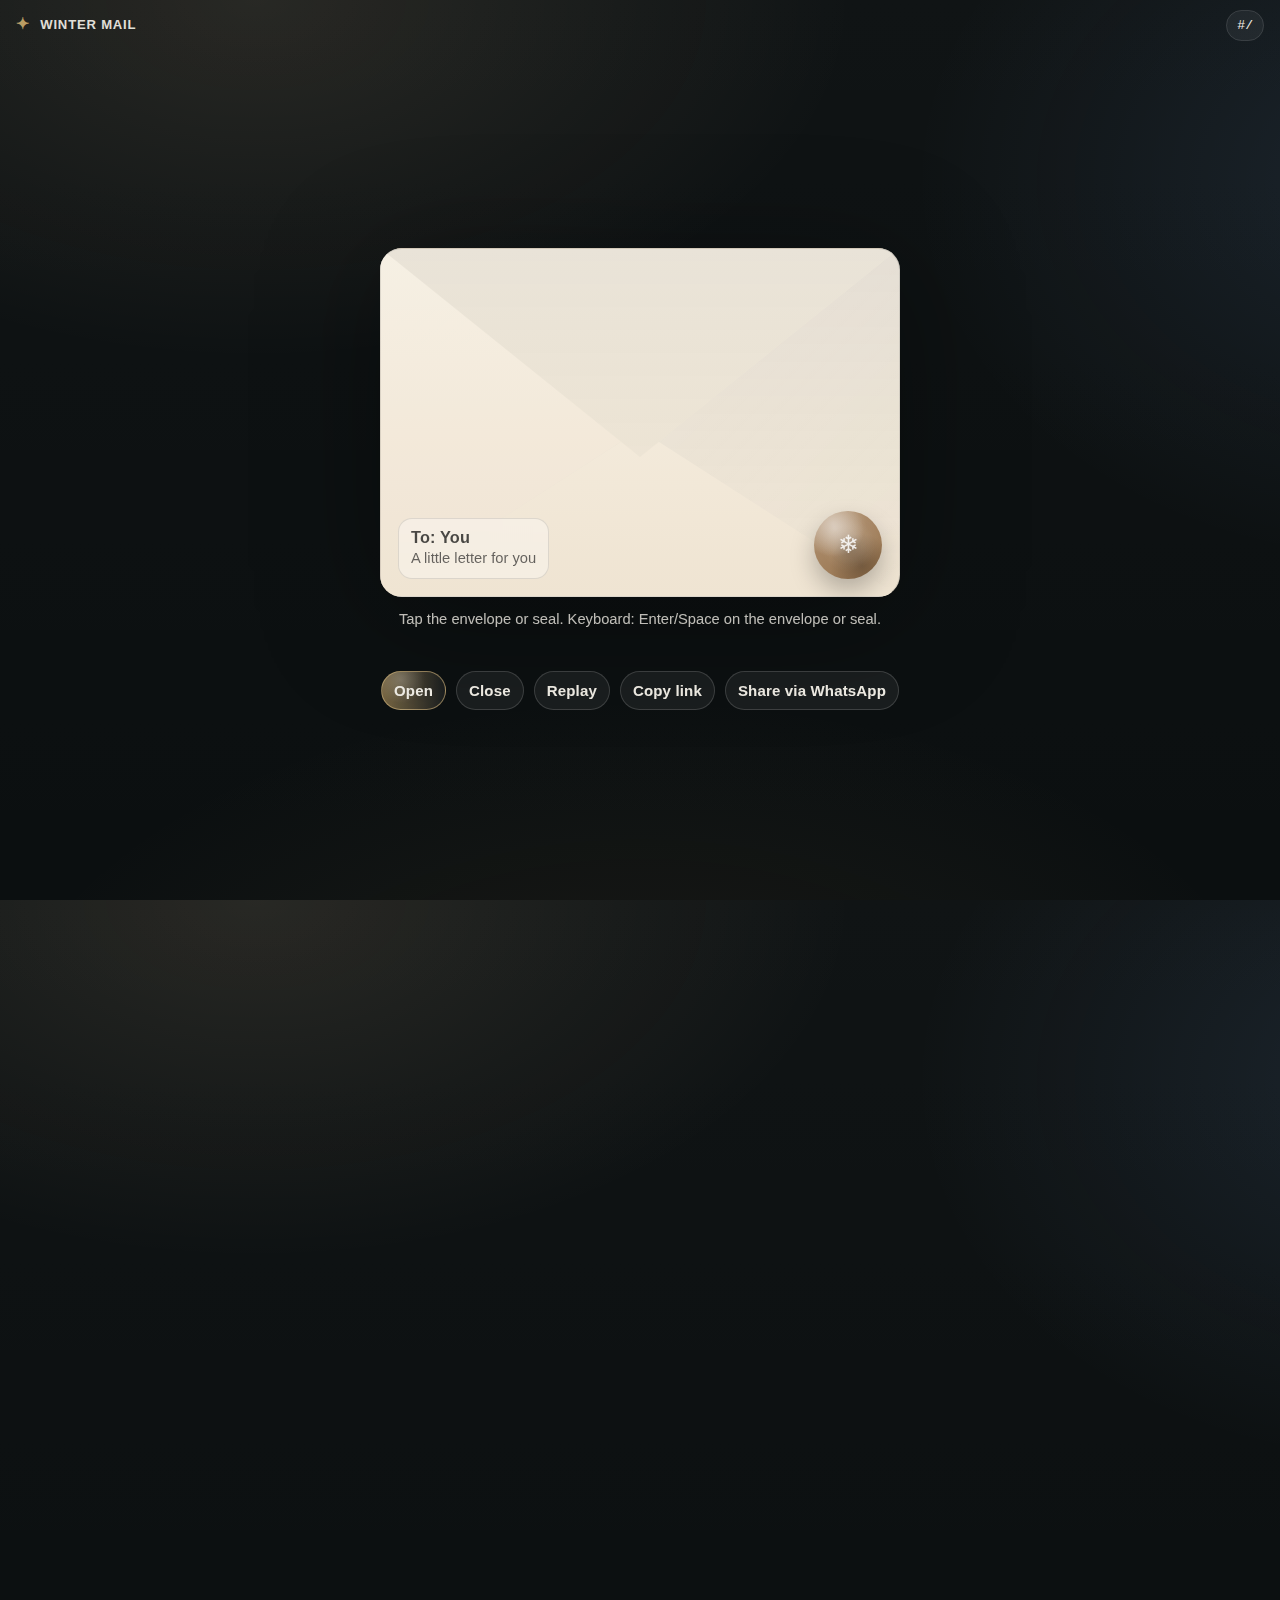
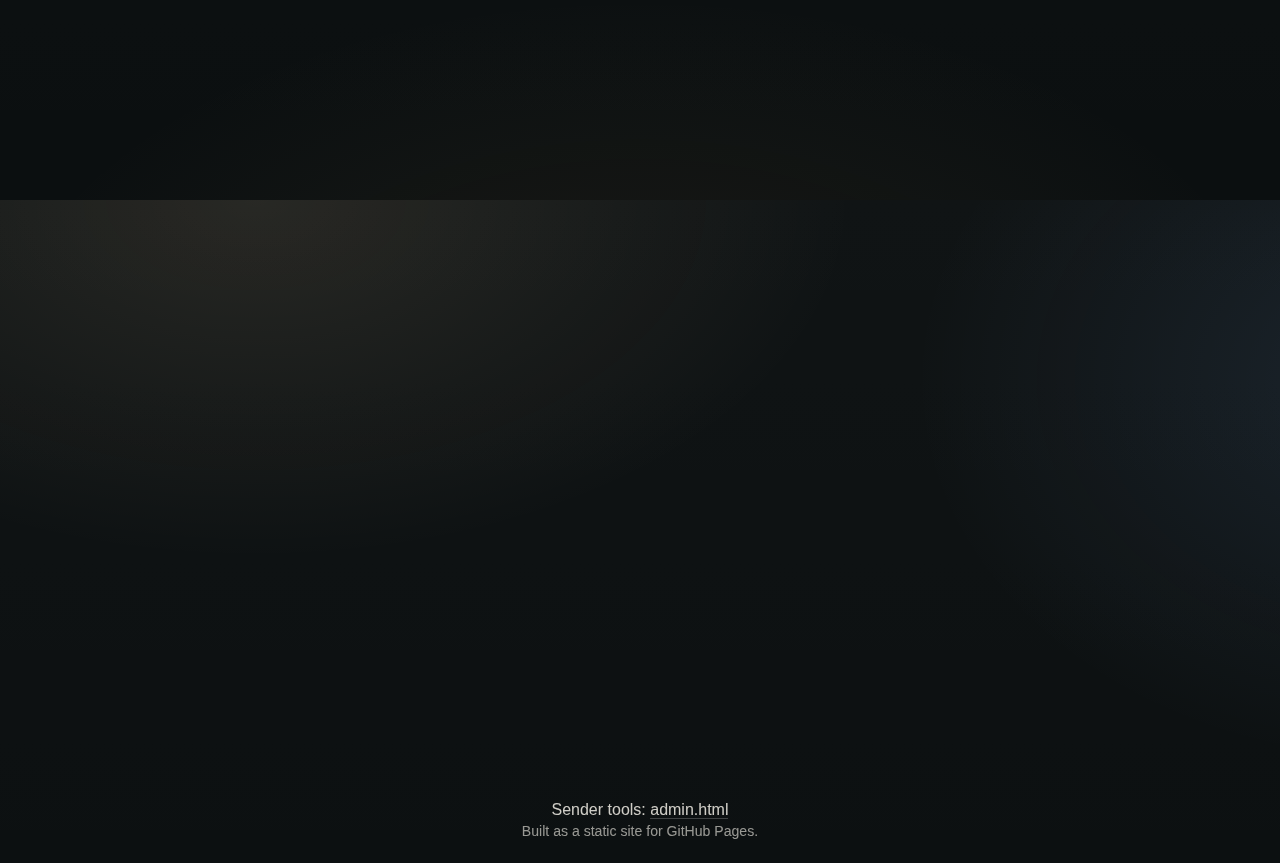
<file: index.html>
<!doctype html>
<html lang="en">
	<head>
		<meta charset="utf-8" />
		<meta name="viewport" content="width=device-width, initial-scale=1" />
		<meta name="color-scheme" content="light dark" />
		<title>Christmas Mail 💌</title>

		<!--
			IMPORTANT (WhatsApp / Open Graph):
			WhatsApp previews ignore the hash (#) part of the URL, so previews are generic.
			We intentionally use a single beautiful generic OG image.
		-->
		<meta property="og:type" content="website" />
		<meta property="og:title" content="You’ve got Christmas mail 💌" />
		<meta
			property="og:description"
			content="An elegant winter letter—open the envelope to reveal your card."
		/>
		<meta property="og:image" content="assets/og-image.png" />
		<meta property="og:image:type" content="image/png" />
		<meta property="og:image:width" content="1200" />
		<meta property="og:image:height" content="630" />
		<meta name="twitter:card" content="summary_large_image" />
		<meta name="twitter:title" content="You’ve got Christmas mail 💌" />
		<meta
			name="twitter:description"
			content="An elegant winter letter—open the envelope to reveal your card."
		/>
		<meta name="twitter:image" content="assets/og-image.png" />

		<link rel="icon" href="assets/favicon.svg" type="image/svg+xml" />
		<link rel="stylesheet" href="assets/styles.css" />
	</head>

	<body data-theme="classic">
		<a class="skip-link" href="#card">Skip to card</a>

		<main class="app" id="top">
			<header class="topbar" aria-label="Card header">
				<div class="brand" aria-hidden="true">
					<span class="brand-mark">✦</span>
					<span class="brand-word">Winter Mail</span>
				</div>

				<div class="route" aria-label="Current route">
					<span class="route-pill" id="routePill">#/</span>
				</div>
			</header>

			<section data-scroll-reveal>
				<div class="stage" aria-label="Envelope stage">
					<div class="env-wrap" id="envWrap">
						<div class="snow" aria-hidden="true" id="snowLayer"></div>
						<canvas class="sparkle" id="sparkleCanvas" aria-hidden="true"></canvas>

						<article
							class="envelope"
							id="envelope"
							role="button"
							tabindex="0"
							aria-label="Open envelope"
							aria-describedby="hint"
						>
							<div class="paper-grain" aria-hidden="true"></div>

							<div class="env-back" aria-hidden="true"></div>
							<div class="env-front" aria-hidden="true">
								<div class="env-address" aria-hidden="true">
									<div class="address-line" id="toLine">To: You</div>
									<div class="address-sub" id="subLine">A little letter for you</div>
								</div>

								<button
									class="wax"
									id="wax"
									type="button"
									aria-label="Open the envelope"
								>
									<span class="wax-snowflake" aria-hidden="true">❄</span>
									<span class="wax-glint" aria-hidden="true"></span>
								</button>
							</div>

							<div class="env-flap" aria-hidden="true"></div>

							<section class="card" id="card" tabindex="-1" aria-label="Card">
								<div class="card-emboss" aria-hidden="true"></div>
								<div class="card-corner corner-tl" aria-hidden="true"></div>
								<div class="card-corner corner-br" aria-hidden="true"></div>

								<div class="card-content">
									<header class="card-head">
										<p class="kicker" id="kicker">Merry Christmas 💌</p>
										<h1 class="headline" id="headline">A little letter for you</h1>
										<p class="meta" id="meta"></p>
									</header>

									<div class="card-body" id="message" aria-label="Message">
										<p>
											Wishing you a warm, peaceful Christmas and a beautiful start to the new year.
										</p>
									</div>

									<footer class="card-foot">
										<div class="signature" id="signature">—</div>
										<div class="footer-note" id="footerNote"></div>
									</footer>
								</div>
							</section>
						</article>

						<p class="hint" id="hint">Tap the envelope or seal. Keyboard: Enter/Space on the envelope or seal.</p>
						<p class="scroll-hint" id="scrollHint" aria-hidden="true">Scroll to pull the letter out</p>

						<nav class="controls" aria-label="Card controls">
							<button class="btn primary" id="openBtn" type="button">Open</button>
							<button class="btn" id="closeBtn" type="button">Close</button>
							<button class="btn" id="replayBtn" type="button">Replay</button>
							<button class="btn" id="copyLinkBtn" type="button">Copy link</button>
							<a class="btn" id="waBtn" href="#" rel="noopener" target="_blank">
								Share via WhatsApp
							</a>
						</nav>

						<p class="toast" id="toast" role="status" aria-live="polite"></p>
						<p class="local-note" id="localNote" hidden>Local preview mode (file://): using embedded sample data.</p>
					</div>
				</div>
				<div class="scroll-runway" aria-hidden="true"></div>
			</section>

			<footer class="page-foot" aria-label="Footer">
				<p class="foot-small">
					Sender tools: <a class="foot-link" href="admin.html">admin.html</a>
				</p>
				<p class="foot-tiny">Built as a static site for GitHub Pages.</p>
			</footer>

			<noscript>
				<section class="noscript" aria-label="No JavaScript fallback">
					<h2>Open the letter</h2>
					<p>
						JavaScript is disabled. You can still read a generic version of the card.
					</p>
					<p>
						<a class="btn primary" href="#open">Open</a>
					</p>

					<!--
						This uses a different anchor so it doesn't conflict with hash routes.
						With JS disabled, the URL fragment can be anything.
					-->
					<div id="open" class="noscript-open">
						<h3>Merry Christmas 💌</h3>
						<p><em>A little letter for you</em></p>
						<p>
							Wishing you a warm, peaceful Christmas and a beautiful start to the new year.
						</p>
						<p>—</p>
					</div>
				</section>
			</noscript>
		</main>

		<script src="assets/app.js" defer></script>
	</body>
</html>
</file>
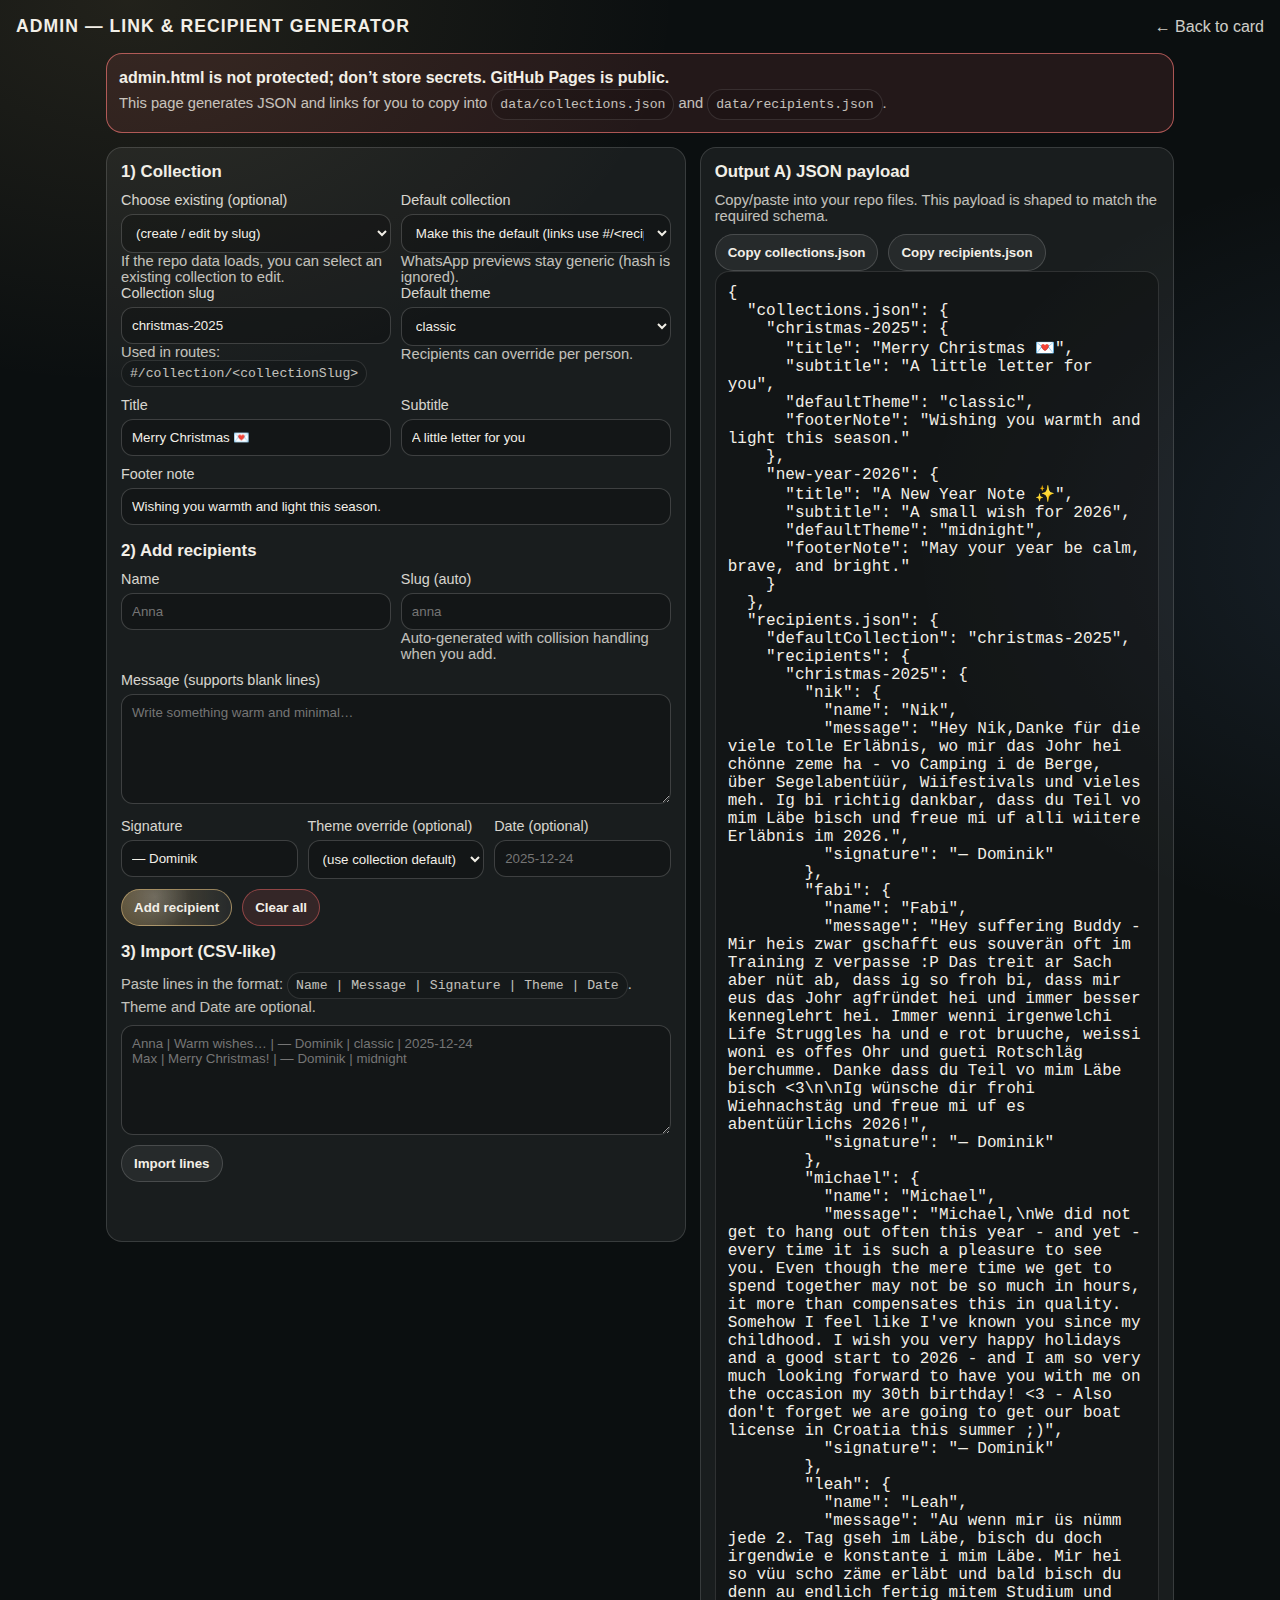
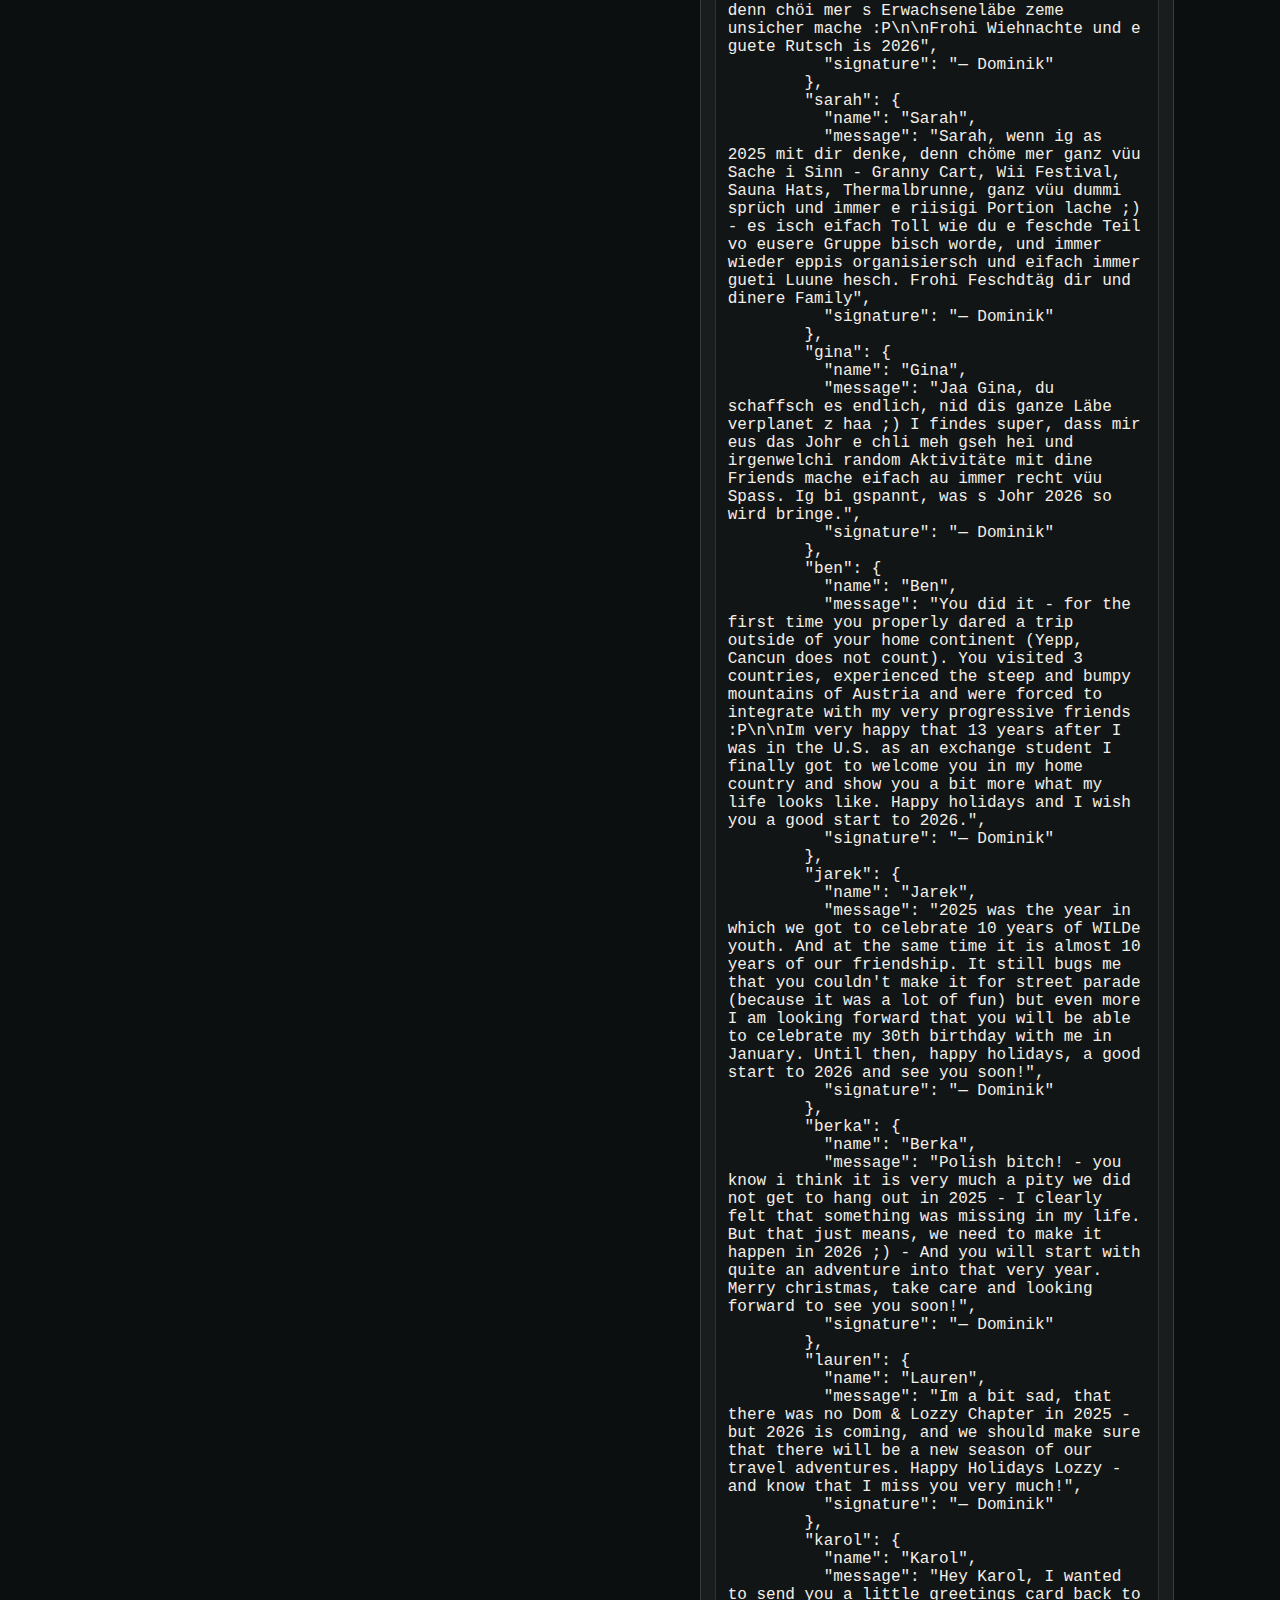
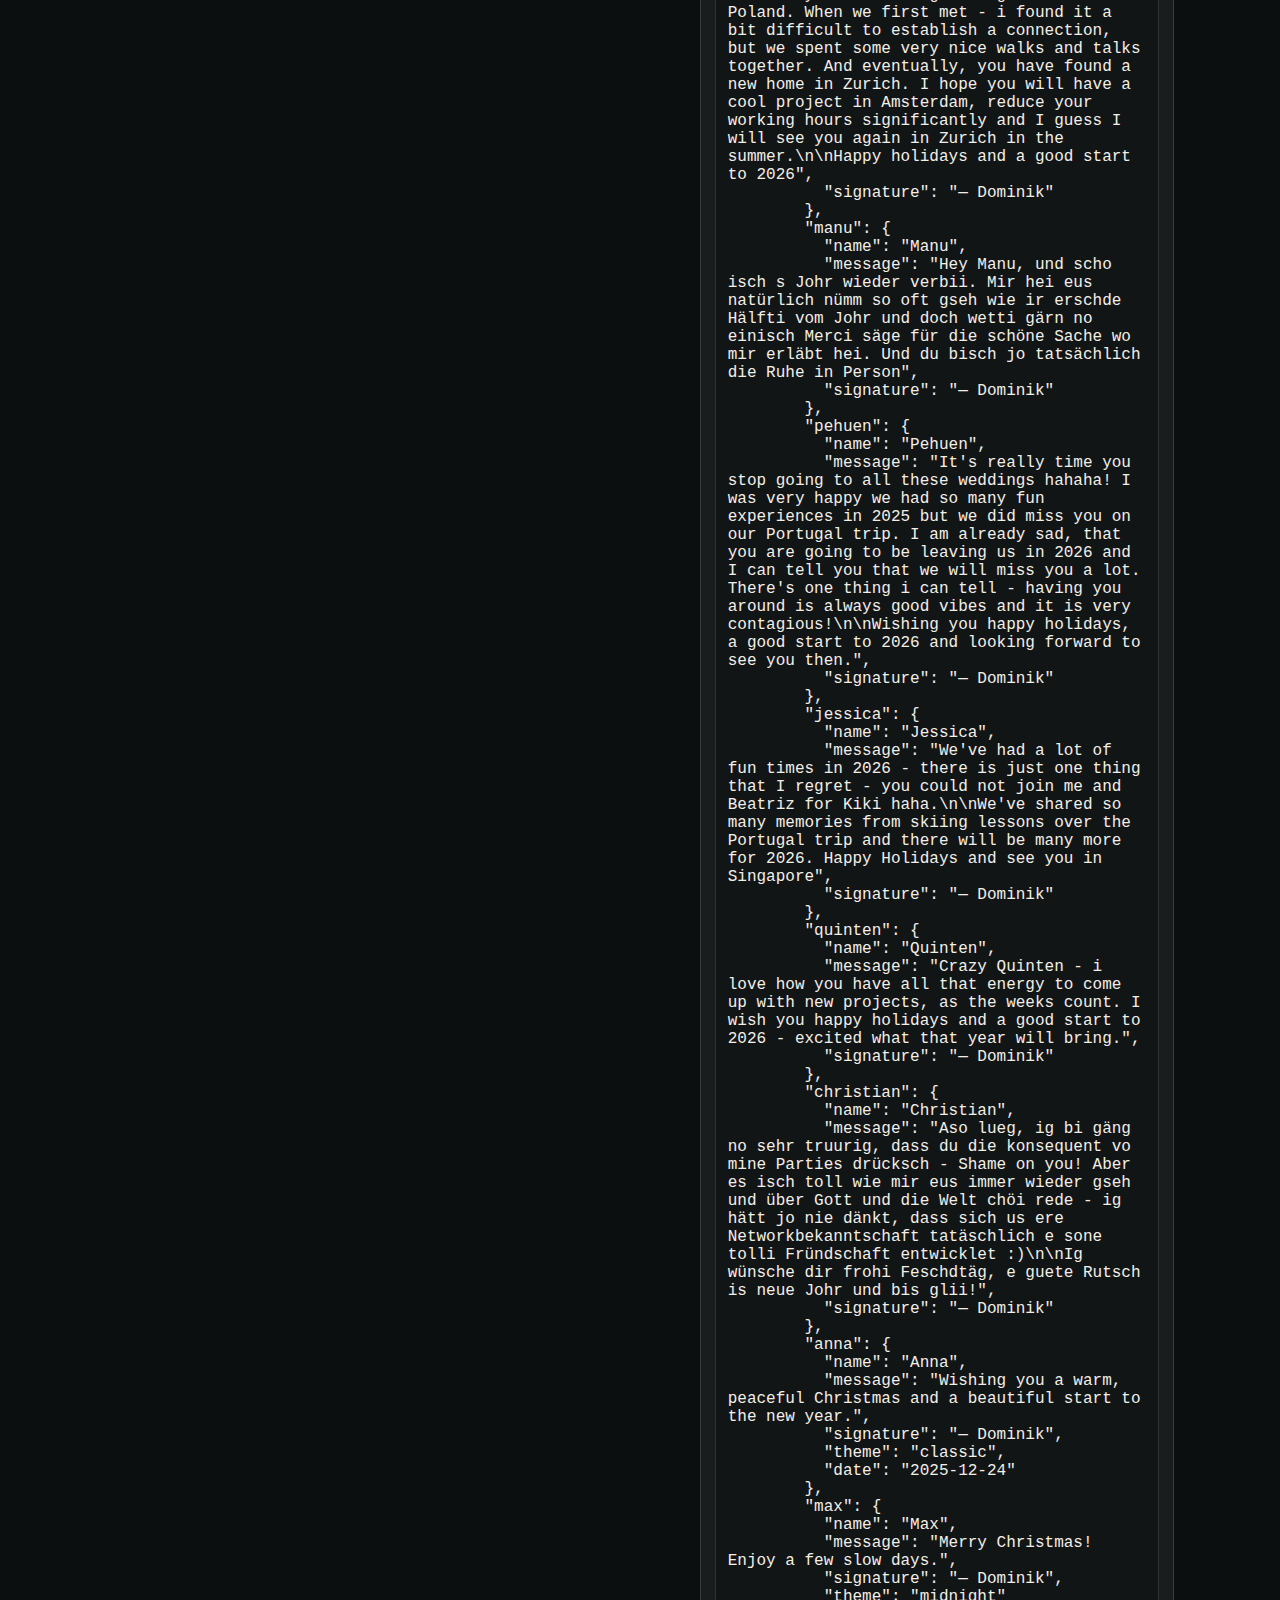
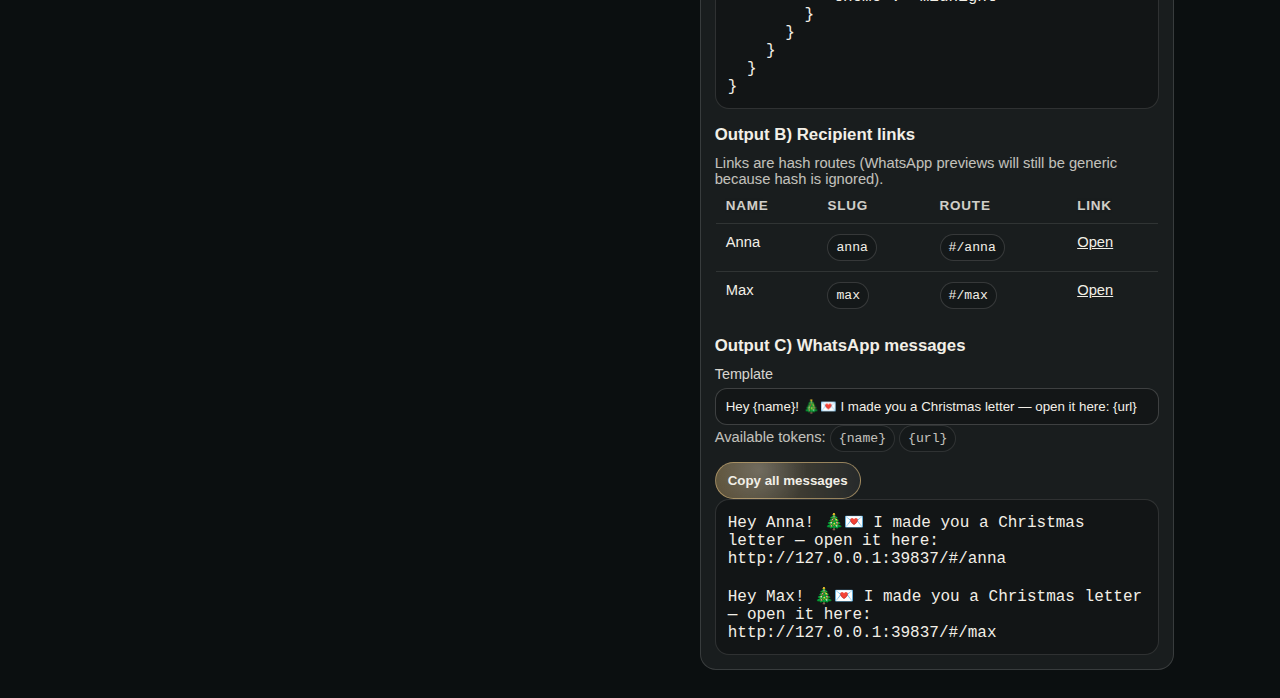
<file: admin.html>
<!doctype html>
<html lang="en">
  <head>
    <meta charset="utf-8" />
    <meta name="viewport" content="width=device-width, initial-scale=1" />
    <title>Admin — Link & Recipient Generator</title>
    <style>
      :root {
        --bg: #0b0f10;
        --fg: #f2efe7;
        --muted: rgba(255, 255, 255, 0.72);
        --panel: rgba(255, 255, 255, 0.06);
        --border: rgba(255, 255, 255, 0.14);
        --accent: #c9a86a;
        --danger: #ff6b6b;
        --radius: 16px;
        --mono: ui-monospace, SFMono-Regular, Menlo, Monaco, Consolas, "Liberation Mono", "Courier New", monospace;
        --sans: "Avenir Next", "Avenir", "Optima", "Segoe UI", "Candara", "Noto Sans", "Apple Color Emoji", "Segoe UI Emoji", sans-serif;
      }

      * {
        box-sizing: border-box;
      }

      body {
        margin: 0;
        font-family: var(--sans);
        color: var(--fg);
        background:
          radial-gradient(1000px 700px at 10% 0%, rgba(201, 168, 106, 0.12), transparent 55%),
          radial-gradient(900px 700px at 110% 10%, rgba(132, 183, 255, 0.10), transparent 55%),
          var(--bg);
      }

      a {
        color: inherit;
      }

      header {
        padding: 16px;
        display: flex;
        align-items: baseline;
        justify-content: space-between;
        gap: 12px;
      }

      h1 {
        margin: 0;
        font-size: 1.1rem;
        letter-spacing: 0.06em;
        text-transform: uppercase;
      }

      .back {
        text-decoration: none;
        opacity: 0.85;
      }

      .wrap {
        padding: 0 16px 28px;
        max-width: 1100px;
        margin: 0 auto;
      }

      .banner {
        border: 1px solid color-mix(in oklab, var(--danger) 55%, var(--border) 45%);
        background: rgba(255, 107, 107, 0.10);
        padding: 12px 12px;
        border-radius: var(--radius);
        line-height: 1.45;
      }

      .grid {
        display: grid;
        gap: 14px;
        grid-template-columns: 1fr;
        margin-top: 14px;
      }

      @media (min-width: 980px) {
        .grid {
          grid-template-columns: 1.1fr 0.9fr;
          align-items: start;
        }
      }

      .panel {
        border: 1px solid var(--border);
        background: var(--panel);
        border-radius: var(--radius);
        padding: 14px;
      }

      .panel h2 {
        margin: 0 0 10px;
        font-size: 1.05rem;
      }

      .row {
        display: grid;
        grid-template-columns: 1fr;
        gap: 10px;
      }

      @media (min-width: 720px) {
        .row.two {
          grid-template-columns: 1fr 1fr;
        }

        .row.three {
          grid-template-columns: 1fr 1fr 1fr;
        }
      }

      label {
        display: block;
        font-size: 0.9rem;
        opacity: 0.88;
        margin-bottom: 6px;
      }

      input,
      select,
      textarea {
        width: 100%;
        padding: 10px 10px;
        border-radius: 12px;
        border: 1px solid rgba(255, 255, 255, 0.18);
        background: rgba(0, 0, 0, 0.22);
        color: var(--fg);
        outline: none;
      }

      textarea {
        min-height: 110px;
        resize: vertical;
        font-family: var(--sans);
      }

      input:focus,
      select:focus,
      textarea:focus {
        border-color: color-mix(in oklab, var(--accent) 55%, rgba(255, 255, 255, 0.18) 45%);
        box-shadow: 0 0 0 3px rgba(201, 168, 106, 0.18);
      }

      .btn {
        appearance: none;
        border: 1px solid rgba(255, 255, 255, 0.16);
        background: rgba(255, 255, 255, 0.06);
        color: var(--fg);
        padding: 10px 12px;
        border-radius: 999px;
        font-weight: 700;
        cursor: pointer;
      }

      .btn.primary {
        border-color: color-mix(in oklab, var(--accent) 60%, rgba(255, 255, 255, 0.14) 40%);
        background:
          radial-gradient(circle at 30% 20%, rgba(255, 255, 255, 0.20), transparent 45%),
          linear-gradient(90deg, rgba(201, 168, 106, 0.40), rgba(255, 255, 255, 0.06));
      }

      .btn.danger {
        border-color: rgba(255, 107, 107, 0.45);
        background: rgba(255, 107, 107, 0.12);
      }

      .btn:active {
        transform: translateY(1px);
      }

      .muted {
        opacity: 0.78;
        font-size: 0.92rem;
      }

      .pill {
        display: inline-block;
        font-family: var(--mono);
        font-size: 0.82rem;
        padding: 5px 8px;
        border-radius: 999px;
        border: 1px solid rgba(255, 255, 255, 0.14);
        background: rgba(0, 0, 0, 0.16);
      }

      .table {
        width: 100%;
        border-collapse: collapse;
        overflow: hidden;
        border-radius: 14px;
        border: 1px solid rgba(255, 255, 255, 0.12);
      }

      .table th,
      .table td {
        padding: 10px 10px;
        text-align: left;
        border-bottom: 1px solid rgba(255, 255, 255, 0.10);
        vertical-align: top;
        font-size: 0.92rem;
      }

      .table th {
        font-size: 0.84rem;
        letter-spacing: 0.06em;
        text-transform: uppercase;
        opacity: 0.85;
      }

      code,
      pre {
        font-family: var(--mono);
      }

      pre {
        white-space: pre-wrap;
        word-break: break-word;
        margin: 0;
        padding: 12px;
        border-radius: 14px;
        background: rgba(0, 0, 0, 0.26);
        border: 1px solid rgba(255, 255, 255, 0.12);
      }

      .actions {
        display: flex;
        flex-wrap: wrap;
        gap: 10px;
        margin-top: 10px;
      }

      .toast {
        min-height: 1.2em;
        margin-top: 10px;
        opacity: 0.0;
        transform: translateY(6px);
        transition: opacity 180ms ease, transform 180ms ease;
      }

      .toast.show {
        opacity: 0.92;
        transform: translateY(0);
      }
    </style>
  </head>

  <body>
    <header>
      <h1>Admin — Link & Recipient Generator</h1>
      <a class="back" href="index.html">← Back to card</a>
    </header>

    <div class="wrap">
      <div class="banner">
        <strong>admin.html is not protected; don’t store secrets. GitHub Pages is public.</strong>
        <div class="muted">
          This page generates JSON and links for you to copy into <span class="pill">data/collections.json</span> and
          <span class="pill">data/recipients.json</span>.
        </div>
      </div>

      <div class="grid">
        <section class="panel" aria-label="Collection editor">
          <h2>1) Collection</h2>
          <div class="row two">
            <div>
              <label for="existingCollections">Choose existing (optional)</label>
              <select id="existingCollections">
                <option value="">(create / edit by slug)</option>
              </select>
              <div class="muted">If the repo data loads, you can select an existing collection to edit.</div>
            </div>
            <div>
              <label for="makeDefault">Default collection</label>
              <select id="makeDefault">
                <option value="yes">Make this the default (links use #/&lt;recipient&gt;)</option>
                <option value="no">Keep current default (links use #/collection/&lt;c&gt;/&lt;r&gt;)</option>
              </select>
              <div class="muted">WhatsApp previews stay generic (hash is ignored).</div>
            </div>
          </div>

          <div class="row two">
            <div>
              <label for="collectionSlug">Collection slug</label>
              <input id="collectionSlug" placeholder="christmas-2025" value="christmas-2025" />
              <div class="muted">Used in routes: <span class="pill">#/collection/&lt;collectionSlug&gt;</span></div>
            </div>
            <div>
              <label for="defaultTheme">Default theme</label>
              <select id="defaultTheme">
                <option value="classic">classic</option>
                <option value="midnight">midnight</option>
                <option value="festive">festive</option>
              </select>
              <div class="muted">Recipients can override per person.</div>
            </div>
          </div>

          <div class="row two" style="margin-top: 10px">
            <div>
              <label for="collectionTitle">Title</label>
              <input id="collectionTitle" value="Merry Christmas 💌" />
            </div>
            <div>
              <label for="collectionSubtitle">Subtitle</label>
              <input id="collectionSubtitle" value="A little letter for you" />
            </div>
          </div>

          <div class="row" style="margin-top: 10px">
            <div>
              <label for="footerNote">Footer note</label>
              <input id="footerNote" value="Wishing you warmth and light this season." />
            </div>
          </div>

          <h2 style="margin-top: 16px">2) Add recipients</h2>
          <div class="row two">
            <div>
              <label for="name">Name</label>
              <input id="name" placeholder="Anna" />
            </div>
            <div>
              <label for="slug">Slug (auto)</label>
              <input id="slug" placeholder="anna" />
              <div class="muted">Auto-generated with collision handling when you add.</div>
            </div>
          </div>

          <div class="row" style="margin-top: 10px">
            <div>
              <label for="message">Message (supports blank lines)</label>
              <textarea id="message" placeholder="Write something warm and minimal…"></textarea>
            </div>
          </div>

          <div class="row three" style="margin-top: 10px">
            <div>
              <label for="signature">Signature</label>
              <input id="signature" placeholder="— Dominik" value="— Dominik" />
            </div>
            <div>
              <label for="theme">Theme override (optional)</label>
              <select id="theme">
                <option value="">(use collection default)</option>
                <option value="classic">classic</option>
                <option value="midnight">midnight</option>
                <option value="festive">festive</option>
              </select>
            </div>
            <div>
              <label for="date">Date (optional)</label>
              <input id="date" placeholder="2025-12-24" />
            </div>
          </div>

          <div class="actions">
            <button class="btn primary" id="addRecipient" type="button">Add recipient</button>
            <button class="btn danger" id="clearAll" type="button">Clear all</button>
          </div>

          <h2 style="margin-top: 16px">3) Import (CSV-like)</h2>
          <div class="muted">
            Paste lines in the format: <span class="pill">Name | Message | Signature | Theme | Date</span>.
            <br />Theme and Date are optional.
          </div>
          <div class="row" style="margin-top: 10px">
            <textarea
              id="importBox"
              placeholder="Anna | Warm wishes… | — Dominik | classic | 2025-12-24
Max | Merry Christmas! | — Dominik | midnight"
            ></textarea>
          </div>
          <div class="actions">
            <button class="btn" id="importBtn" type="button">Import lines</button>
          </div>

          <p class="toast" id="toast" role="status" aria-live="polite"></p>
        </section>

        <section class="panel" aria-label="Outputs">
          <h2>Output A) JSON payload</h2>
          <div class="muted">
            Copy/paste into your repo files. This payload is shaped to match the required schema.
          </div>
          <div class="actions">
            <button class="btn" id="copyCollections" type="button">Copy collections.json</button>
            <button class="btn" id="copyRecipients" type="button">Copy recipients.json</button>
          </div>
          <pre id="jsonOut"></pre>

          <h2 style="margin-top: 16px">Output B) Recipient links</h2>
          <div class="muted">
            Links are hash routes (WhatsApp previews will still be generic because hash is ignored).
          </div>
          <table class="table" id="linksTable">
            <thead>
              <tr>
                <th>Name</th>
                <th>Slug</th>
                <th>Route</th>
                <th>Link</th>
              </tr>
            </thead>
            <tbody></tbody>
          </table>

          <h2 style="margin-top: 16px">Output C) WhatsApp messages</h2>
          <div class="row" style="margin-top: 10px">
            <div>
              <label for="waTemplate">Template</label>
              <input
                id="waTemplate"
                value="Hey {name}! 🎄💌 I made you a Christmas letter — open it here: {url}"
              />
              <div class="muted">Available tokens: <span class="pill">{name}</span> <span class="pill">{url}</span></div>
            </div>
          </div>
          <div class="actions">
            <button class="btn primary" id="copyAllMessages" type="button">Copy all messages</button>
          </div>
          <pre id="messagesOut"></pre>
        </section>
      </div>
    </div>

    <script>
      (() => {
        "use strict";

        const THEMES = new Set(["classic", "midnight", "festive"]);

        const els = {
          existingCollections: document.getElementById("existingCollections"),
          makeDefault: document.getElementById("makeDefault"),

          collectionSlug: document.getElementById("collectionSlug"),
          defaultTheme: document.getElementById("defaultTheme"),
          collectionTitle: document.getElementById("collectionTitle"),
          collectionSubtitle: document.getElementById("collectionSubtitle"),
          footerNote: document.getElementById("footerNote"),

          name: document.getElementById("name"),
          slug: document.getElementById("slug"),
          message: document.getElementById("message"),
          signature: document.getElementById("signature"),
          theme: document.getElementById("theme"),
          date: document.getElementById("date"),

          addRecipient: document.getElementById("addRecipient"),
          clearAll: document.getElementById("clearAll"),

          importBox: document.getElementById("importBox"),
          importBtn: document.getElementById("importBtn"),

          jsonOut: document.getElementById("jsonOut"),
          linksTableBody: document.querySelector("#linksTable tbody"),

          waTemplate: document.getElementById("waTemplate"),
          messagesOut: document.getElementById("messagesOut"),

          copyCollections: document.getElementById("copyCollections"),
          copyRecipients: document.getElementById("copyRecipients"),
          copyAllMessages: document.getElementById("copyAllMessages"),

          toast: document.getElementById("toast"),
        };

        const state = {
          recipients: [], // { name, slug, message, signature, theme, date }
          baseCollections: {},
          baseRecipients: { defaultCollection: "", recipients: {} },
        };

        function toast(text) {
          els.toast.textContent = text;
          els.toast.classList.add("show");
          window.clearTimeout(toast._t);
          toast._t = window.setTimeout(() => els.toast.classList.remove("show"), 1400);
        }

        function slugify(input) {
          const s = String(input || "")
            .trim()
            .toLowerCase()
            // basic latinization
            .normalize("NFKD")
            .replace(/[\u0300-\u036f]/g, "")
            .replace(/[^a-z0-9]+/g, "-")
            .replace(/^-+|-+$/g, "")
            .replace(/--+/g, "-");
          return s || "person";
        }

        function uniqueSlug(base) {
          const existing = new Set(state.recipients.map((r) => r.slug));

          const c = slugify(els.collectionSlug.value);
          const baseGroup = state.baseRecipients?.recipients?.[c] || {};
          for (const k of Object.keys(baseGroup)) existing.add(k);

          if (!existing.has(base)) return base;
          let i = 2;
          while (existing.has(`${base}-${i}`)) i++;
          return `${base}-${i}`;
        }

        function getBaseUrl() {
          const { protocol, origin, pathname, href } = window.location;
          if (protocol === "file:" || origin === "null") {
            return href.split("#")[0];
          }
          const basePath = pathname.endsWith("/") ? pathname : pathname.replace(/[^/]+$/, "");
          return origin + basePath;
        }

        function buildHashRoute(collectionSlug, recipientSlug) {
          const c = String(collectionSlug || "").trim();
          const r = String(recipientSlug || "").trim();

          const wantsDefault = els.makeDefault.value === "yes";
          const currentDefault = state.baseRecipients?.defaultCollection || "";
          const isDefault = wantsDefault || (!currentDefault && c);

          if (r && isDefault) return `#/${r}`;
          if (c && r) return `#/collection/${c}/${r}`;
          if (c) return `#/collection/${c}`;
          return "#/";
        }

        function buildRecipientUrl(hash) {
          return getBaseUrl() + hash;
        }

        function cleanTheme(value) {
          const t = String(value || "").toLowerCase().trim();
          return THEMES.has(t) ? t : "";
        }

        function buildCollectionsJson() {
          const slug = slugify(els.collectionSlug.value);
          const collections = { ...(state.baseCollections || {}) };
          collections[slug] = {
            title: String(els.collectionTitle.value || "").trim() || "Merry Christmas 💌",
            subtitle: String(els.collectionSubtitle.value || "").trim() || "A little letter for you",
            defaultTheme: cleanTheme(els.defaultTheme.value) || "classic",
            footerNote: String(els.footerNote.value || "").trim() || "",
          };
          return collections;
        }

        function buildRecipientsJson() {
          const collectionSlug = slugify(els.collectionSlug.value);
          const recipients = structuredClone(state.baseRecipients?.recipients || {});
          recipients[collectionSlug] = recipients[collectionSlug] || {};

          for (const r of state.recipients) {
            const obj = {
              name: r.name,
              message: r.message,
              signature: r.signature,
            };
            if (r.theme) obj.theme = r.theme;
            if (r.date) obj.date = r.date;
            recipients[collectionSlug][r.slug] = obj;
          }

          return {
            defaultCollection:
              els.makeDefault.value === "yes"
                ? collectionSlug
                : state.baseRecipients?.defaultCollection || collectionSlug,
            recipients,
          };
        }

        function buildWhatsAppMessages() {
          const tmpl = String(els.waTemplate.value || "").trim();
          const c = slugify(els.collectionSlug.value);

          const lines = [];
          for (const r of state.recipients) {
            const hash = buildHashRoute(c, r.slug);
            const url = buildRecipientUrl(hash);
            const text = tmpl.replaceAll("{name}", r.name).replaceAll("{url}", url);
            lines.push(text);
          }
          return lines.join("\n\n");
        }

        function render() {
          const collectionsJson = buildCollectionsJson();
          const recipientsJson = buildRecipientsJson();

          const out = {
            "collections.json": collectionsJson,
            "recipients.json": recipientsJson,
          };
          els.jsonOut.textContent = JSON.stringify(out, null, 2);

          // Links table
          els.linksTableBody.innerHTML = "";
          const c = slugify(els.collectionSlug.value);

          for (const r of state.recipients) {
            const tr = document.createElement("tr");
            const hash = buildHashRoute(c, r.slug);
            const url = buildRecipientUrl(hash);

            tr.innerHTML = `
              <td>${escapeHtml(r.name)}</td>
              <td><span class="pill">${escapeHtml(r.slug)}</span></td>
              <td><span class="pill">${escapeHtml(hash)}</span></td>
              <td><a href="${escapeAttr(url)}" target="_blank" rel="noopener">Open</a></td>
            `;
            els.linksTableBody.appendChild(tr);
          }

          // Messages
          els.messagesOut.textContent = buildWhatsAppMessages();
        }

        function escapeHtml(s) {
          return String(s)
            .replaceAll("&", "&amp;")
            .replaceAll("<", "&lt;")
            .replaceAll(">", "&gt;")
            .replaceAll('"', "&quot;")
            .replaceAll("'", "&#39;");
        }

        function escapeAttr(s) {
          return escapeHtml(s);
        }

        async function copy(text) {
          try {
            await navigator.clipboard.writeText(text);
            return true;
          } catch {
            const ta = document.createElement("textarea");
            ta.value = text;
            ta.setAttribute("readonly", "");
            ta.style.position = "fixed";
            ta.style.left = "-9999px";
            document.body.appendChild(ta);
            ta.select();
            let ok = false;
            try {
              ok = document.execCommand("copy");
            } catch {
              ok = false;
            }
            ta.remove();
            return ok;
          }
        }

        function addRecipientFromInputs() {
          const name = String(els.name.value || "").trim();
          if (!name) {
            toast("Name is required.");
            return;
          }

          const base = slugify(els.slug.value || name);
          const slug = uniqueSlug(base);

          const msg = String(els.message.value || "").trim();
          const signature = String(els.signature.value || "").trim() || "—";
          const theme = cleanTheme(els.theme.value);
          const date = String(els.date.value || "").trim();

          state.recipients.push({
            name,
            slug,
            message: msg,
            signature,
            theme,
            date,
          });

          // Clear inputs but keep signature
          els.name.value = "";
          els.slug.value = "";
          els.message.value = "";
          els.theme.value = "";
          els.date.value = "";

          toast(`Added ${name} (${slug}).`);
          render();
        }

        function parseImportLines(text) {
          const lines = String(text || "")
            .split(/\r?\n/)
            .map((l) => l.trim())
            .filter(Boolean);

          let added = 0;
          for (const line of lines) {
            const parts = line.split("|").map((p) => p.trim());
            const name = parts[0] || "";
            if (!name) continue;

            const msg = parts[1] || "";
            const signature = parts[2] || "—";
            const theme = cleanTheme(parts[3] || "");
            const date = parts[4] || "";

            const slug = uniqueSlug(slugify(name));
            state.recipients.push({ name, slug, message: msg, signature, theme, date });
            added++;
          }
          return added;
        }

        // Auto slug preview while typing name
        els.name.addEventListener("input", () => {
          if (els.slug.value.trim()) return;
          const s = slugify(els.name.value);
          els.slug.value = s;
        });

        // Keep output up to date
        for (const el of [
          els.existingCollections,
          els.makeDefault,
          els.collectionSlug,
          els.defaultTheme,
          els.collectionTitle,
          els.collectionSubtitle,
          els.footerNote,
          els.waTemplate,
        ]) {
          el.addEventListener("input", render);
          el.addEventListener("change", render);
        }

        function populateExistingCollections() {
          const options = [
            { value: "", label: "(create / edit by slug)" },
            ...Object.keys(state.baseCollections || {})
              .sort()
              .map((slug) => ({ value: slug, label: slug })),
          ];
          els.existingCollections.innerHTML = "";
          for (const opt of options) {
            const o = document.createElement("option");
            o.value = opt.value;
            o.textContent = opt.label;
            els.existingCollections.appendChild(o);
          }
        }

        function applyCollectionToForm(slug) {
          const c = state.baseCollections?.[slug];
          if (!c) return;
          els.collectionSlug.value = slug;
          els.collectionTitle.value = c.title || "";
          els.collectionSubtitle.value = c.subtitle || "";
          els.defaultTheme.value = cleanTheme(c.defaultTheme) || "classic";
          els.footerNote.value = c.footerNote || "";

          // If selecting the current default, prefer default routes.
          if ((state.baseRecipients?.defaultCollection || "") === slug) {
            els.makeDefault.value = "yes";
          }
        }

        els.existingCollections.addEventListener("change", () => {
          const slug = String(els.existingCollections.value || "").trim();
          if (!slug) return;
          applyCollectionToForm(slug);
          render();
          toast(`Loaded collection: ${slug}`);
        });

        async function tryLoadExisting() {
          try {
            const [collections, recipients] = await Promise.all([
              fetch("data/collections.json", { cache: "no-store" }).then((r) => (r.ok ? r.json() : {})),
              fetch("data/recipients.json", { cache: "no-store" }).then((r) => (r.ok ? r.json() : { defaultCollection: "", recipients: {} })),
            ]);

            if (collections && typeof collections === "object") state.baseCollections = collections;
            if (recipients && typeof recipients === "object") state.baseRecipients = recipients;

            // Default selection behavior: if repo already has a defaultCollection, keep it.
            const dc = state.baseRecipients?.defaultCollection;
            if (dc && typeof dc === "string") {
              els.makeDefault.value = "no";
              if (state.baseCollections?.[dc]) {
                // Preload the existing default collection for convenience
                els.existingCollections.value = dc;
                applyCollectionToForm(dc);
              }
            }

            populateExistingCollections();
            render();
          } catch {
            // file:// often blocks fetch; keep working offline.
            populateExistingCollections();
            render();
          }
        }

        els.addRecipient.addEventListener("click", addRecipientFromInputs);

        els.importBtn.addEventListener("click", () => {
          const count = parseImportLines(els.importBox.value);
          toast(count ? `Imported ${count} recipients.` : "No valid lines found.");
          render();
        });

        els.clearAll.addEventListener("click", () => {
          if (!confirm("Clear all recipients?")) return;
          state.recipients = [];
          render();
          toast("Cleared.");
        });

        els.copyCollections.addEventListener("click", async () => {
          const text = JSON.stringify(buildCollectionsJson(), null, 2);
          const ok = await copy(text);
          toast(ok ? "Copied collections.json" : "Copy failed");
        });

        els.copyRecipients.addEventListener("click", async () => {
          const text = JSON.stringify(buildRecipientsJson(), null, 2);
          const ok = await copy(text);
          toast(ok ? "Copied recipients.json" : "Copy failed");
        });

        els.copyAllMessages.addEventListener("click", async () => {
          const text = buildWhatsAppMessages();
          const ok = await copy(text);
          toast(ok ? "Copied WhatsApp messages" : "Copy failed");
        });

        // Seed with a couple of examples
        state.recipients.push(
          {
            name: "Anna",
            slug: "anna",
            message: "Wishing you a warm, peaceful Christmas and a beautiful start to the new year.",
            signature: "— Dominik",
            theme: "classic",
            date: "2025-12-24",
          },
          {
            name: "Max",
            slug: "max",
            message: "Merry Christmas! Enjoy a few slow days.",
            signature: "— Dominik",
            theme: "midnight",
            date: "",
          }
        );

        tryLoadExisting();
      })();
    </script>
  </body>
</html>
</file>
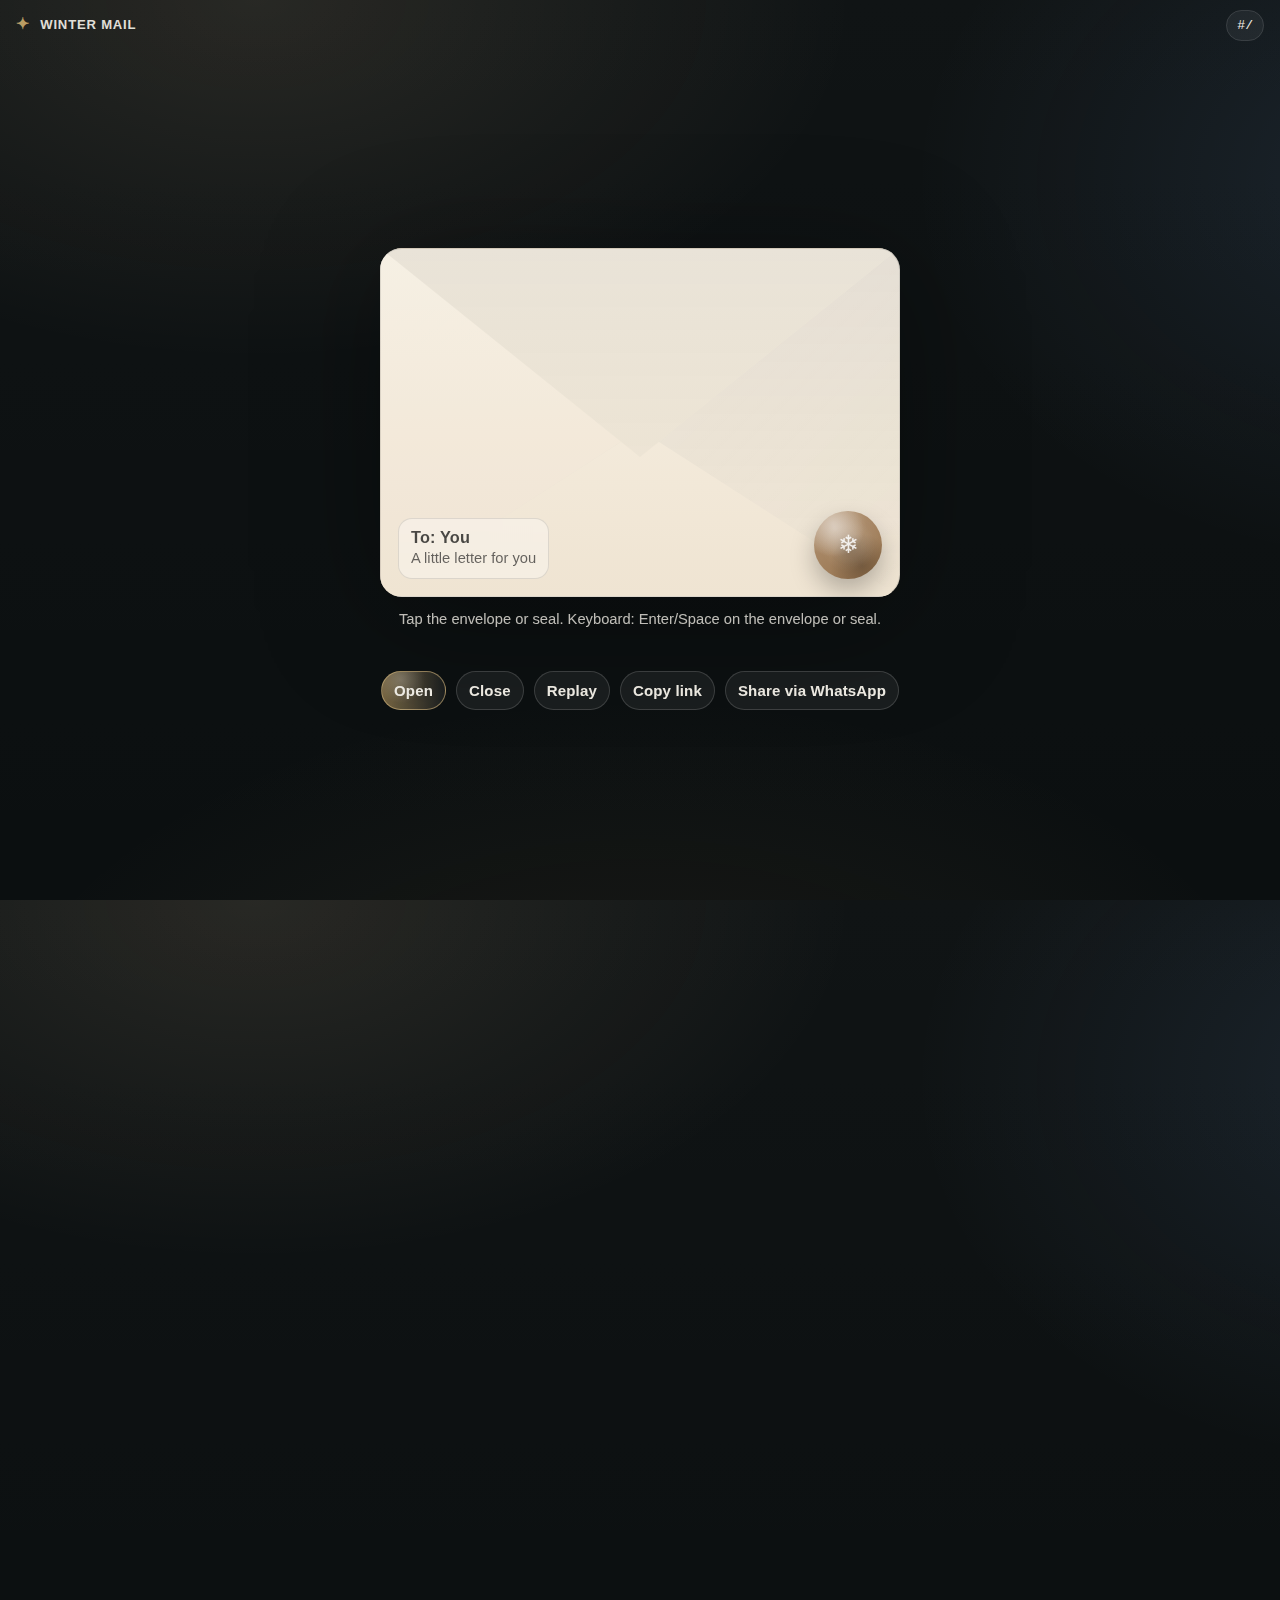
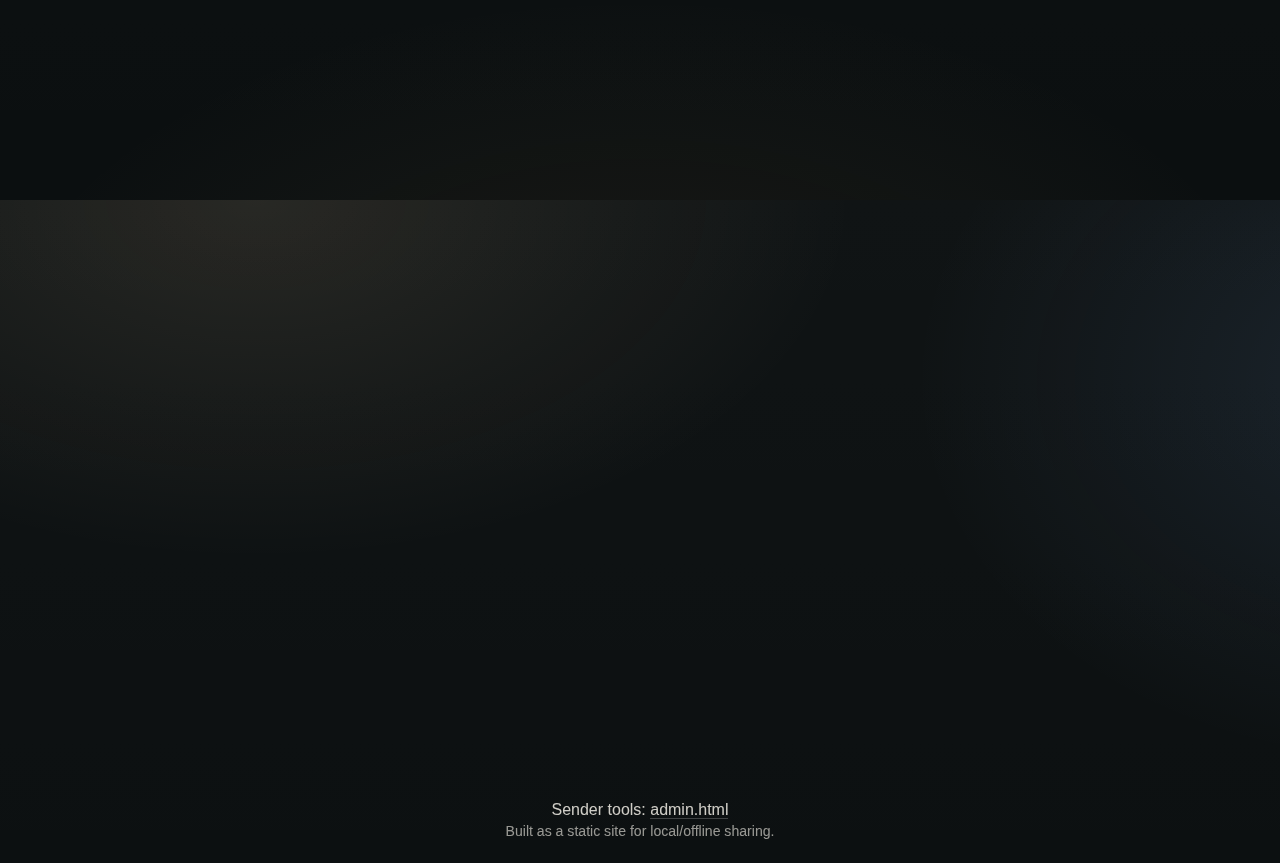
<file: home.html>
<!doctype html>
<html lang="en">
	<head>
		<meta charset="utf-8" />
		<meta name="viewport" content="width=device-width, initial-scale=1" />
		<meta name="color-scheme" content="light dark" />
		<title>Christmas Mail 💌</title>

		<!--
			IMPORTANT (WhatsApp / Open Graph):
			WhatsApp previews ignore the hash (#) part of the URL, so previews are generic.
			We intentionally use a single beautiful generic OG image.
		-->
		<meta property="og:type" content="website" />
		<meta property="og:title" content="You’ve got Christmas mail 💌" />
		<meta
			property="og:description"
			content="An elegant winter letter—open the envelope to reveal your card."
		/>
		<meta property="og:image" content="assets/og-image.png" />
		<meta property="og:image:type" content="image/png" />
		<meta property="og:image:width" content="1200" />
		<meta property="og:image:height" content="630" />
		<meta name="twitter:card" content="summary_large_image" />
		<meta name="twitter:title" content="You’ve got Christmas mail 💌" />
		<meta
			name="twitter:description"
			content="An elegant winter letter—open the envelope to reveal your card."
		/>
		<meta name="twitter:image" content="assets/og-image.png" />

		<link rel="icon" href="assets/favicon.svg" type="image/svg+xml" />
		<link rel="stylesheet" href="assets/styles.css" />
	</head>

	<body data-theme="classic" data-scroll-mode="auto">
		<a class="skip-link" href="#card">Skip to card</a>

		<main class="app" id="top">
			<header class="topbar" aria-label="Card header">
				<div class="brand" aria-hidden="true">
					<span class="brand-mark">✦</span>
					<span class="brand-word">Winter Mail</span>
				</div>

				<div class="route" aria-label="Current route">
					<span class="route-pill" id="routePill">#/</span>
				</div>
			</header>

			<section data-scroll-reveal>
				<div class="stage" aria-label="Envelope stage">
					<div class="env-wrap" id="envWrap">
						<div class="snow" aria-hidden="true" id="snowLayer"></div>
						<canvas class="sparkle" id="sparkleCanvas" aria-hidden="true"></canvas>

						<article
							class="envelope"
							id="envelope"
							role="button"
							tabindex="0"
							aria-label="Open envelope"
							aria-describedby="hint"
						>
							<div class="paper-grain" aria-hidden="true"></div>

							<div class="env-back" aria-hidden="true"></div>
							<div class="env-front" aria-hidden="true">
								<div class="env-address" aria-hidden="true">
									<div class="address-line" id="toLine">To: You</div>
									<div class="address-sub" id="subLine">A little letter for you</div>
								</div>

								<button
									class="wax"
									id="wax"
									type="button"
									aria-label="Open the envelope"
								>
									<span class="wax-snowflake" aria-hidden="true">❄</span>
									<span class="wax-glint" aria-hidden="true"></span>
								</button>
							</div>

							<div class="env-flap" aria-hidden="true"></div>

							<section class="card" id="card" tabindex="-1" aria-label="Card">
								<div class="card-emboss" aria-hidden="true"></div>
								<div class="card-corner corner-tl" aria-hidden="true"></div>
								<div class="card-corner corner-br" aria-hidden="true"></div>

								<div class="card-content">
									<header class="card-head">
										<p class="kicker" id="kicker">Merry Christmas 💌</p>
										<h1 class="headline" id="headline">A little letter for you</h1>
										<p class="meta" id="meta"></p>
									</header>

									<div class="card-body" id="message" aria-label="Message">
										<p>
											Wishing you a warm, peaceful Christmas and a beautiful start to the new year.
										</p>
									</div>

									<footer class="card-foot">
										<div class="signature" id="signature">—</div>
										<div class="footer-note" id="footerNote"></div>
									</footer>
								</div>
							</section>
						</article>

						<p class="hint" id="hint">Tap the envelope or seal. Keyboard: Enter/Space on the envelope or seal.</p>
						<p class="scroll-hint" id="scrollHint" aria-hidden="true">Scroll to pull the letter out</p>

						<nav class="controls" aria-label="Card controls">
							<button class="btn primary" id="openBtn" type="button">Open</button>
							<button class="btn" id="closeBtn" type="button">Close</button>
							<button class="btn" id="replayBtn" type="button">Replay</button>
							<button class="btn" id="copyLinkBtn" type="button">Copy link</button>
							<a class="btn" id="waBtn" href="#" rel="noopener" target="_blank">
								Share via WhatsApp
							</a>
						</nav>

						<p class="toast" id="toast" role="status" aria-live="polite"></p>
						<p class="local-note" id="localNote" hidden>Local preview mode (file://): using embedded data.</p>
					</div>
				</div>
				<div class="scroll-runway" aria-hidden="true"></div>
			</section>

			<footer class="page-foot" aria-label="Footer">
				<p class="foot-small">
					Sender tools: <a class="foot-link" href="admin.html">admin.html</a>
				</p>
				<p class="foot-tiny">Built as a static site for local/offline sharing.</p>
			</footer>

			<noscript>
				<section class="noscript" aria-label="No JavaScript fallback">
					<h2>Open the letter</h2>
					<p>
						JavaScript is disabled. You can still read a generic version of the card.
					</p>
					<p>
						<a class="btn primary" href="#open">Open</a>
					</p>

					<!--
						This uses a different anchor so it doesn't conflict with hash routes.
						With JS disabled, the URL fragment can be anything.
					-->
					<div id="open" class="noscript-open">
						<h3>Merry Christmas 💌</h3>
						<p><em>A little letter for you</em></p>
						<p>
							Wishing you a warm, peaceful Christmas and a beautiful start to the new year.
						</p>
						<p>—</p>
					</div>
				</section>
			</noscript>
		</main>

		<script id="embeddedCollections" type="application/json">
			{
				"christmas-2025": {
					"title": "Merry Christmas 💌",
					"subtitle": "A little letter for you",
					"defaultTheme": "classic",
					"footerNote": "Wishing you warmth and light this season."
				},
				"new-year-2026": {
					"title": "A New Year Note ✨",
					"subtitle": "A small wish for 2026",
					"defaultTheme": "midnight",
					"footerNote": "May your year be calm, brave, and bright."
				}
			}
		</script>
		<script id="embeddedRecipients" type="application/json">
			{
				"defaultCollection": "christmas-2025",
				"recipients": {
					"christmas-2025": {
						"nik": {
							"name": "Nik",
							"message": "Hey Nik,Danke für die viele tolle Erläbnis, wo mir das Johr hei chönne zeme ha - vo Camping i de Berge, über Segelabentüür, Wiifestivals und vieles meh. Ig bi richtig dankbar, dass du Teil vo mim Läbe bisch und freue mi uf alli wiitere Erläbnis im 2026.",
							"signature": "— Dominik"
						},
						"fabi": {
							"name": "Fabi",
							"message": "Hey suffering Buddy - Mir heis zwar gschafft eus souverän oft im Training z verpasse :P Das treit ar Sach aber nüt ab, dass ig so froh bi, dass mir eus das Johr agfründet hei und immer besser kenneglehrt hei. Immer wenni irgenwelchi Life Struggles ha und e rot bruuche, weissi woni es offes Ohr und gueti Rotschläg berchumme. Danke dass du Teil vo mim Läbe bisch <3\n\nIg wünsche dir frohi Wiehnachstäg und freue mi uf es abentüürlichs 2026!",
							"signature": "— Dominik"
						},
						"michael": {
							"name": "Michael",
							"message": "Michael,\nWe did not get to hang out often this year - and yet - every time it is such a pleasure to see you. Even though the mere time we get to spend together may not be so much in hours, it more than compensates this in quality. Somehow I feel like I've known you since my childhood. I wish you very happy holidays and a good start to 2026 - and I am so very much looking forward to have you with me on the occasion my 30th birthday! <3 - Also don't forget we are going to get our boat license in Croatia this summer ;)",
							"signature": "— Dominik"
						},
						"leah": {
							"name": "Leah",
							"message": "Au wenn mir üs nümm jede 2. Tag gseh im Läbe, bisch du doch irgendwie e konstante i mim Läbe. Mir hei so vüu scho zäme erläbt und bald bisch du denn au endlich fertig mitem Studium und denn chöi mer s Erwachseneläbe zeme unsicher mache :P\n\nFrohi Wiehnachte und e guete Rutsch is 2026",
							"signature": "— Dominik"
						},
						"sarah": {
							"name": "Sarah",
							"message": "Sarah, wenn ig as 2025 mit dir denke, denn chöme mer ganz vüu Sache i Sinn - Granny Cart, Wii Festival, Sauna Hats, Thermalbrunne, ganz vüu dummi sprüch und immer e riisigi Portion lache ;) - es isch eifach Toll wie du e feschde Teil vo eusere Gruppe bisch worde, und immer wieder eppis organisiersch und eifach immer gueti Luune hesch. Frohi Feschdtäg dir und dinere Family",
							"signature": "— Dominik"
						},
						"gina": {
							"name": "Gina",
							"message": "Jaa Gina, du schaffsch es endlich, nid dis ganze Läbe verplanet z haa ;) I findes super, dass mir eus das Johr e chli meh gseh hei und irgenwelchi random Aktivitäte mit dine Friends mache eifach au immer recht vüu Spass. Ig bi gspannt, was s Johr 2026 so wird bringe.",
							"signature": "— Dominik"
						},
						"ben": {
							"name": "Ben",
							"message": "You did it - for the first time you properly dared a trip outside of your home continent (Yepp, Cancun does not count). You visited 3 countries, experienced the steep and bumpy mountains of Austria and were forced to integrate with my very progressive friends :P\n\nIm very happy that 13 years after I was in the U.S. as an exchange student I finally got to welcome you in my home country and show you a bit more what my life looks like. Happy holidays and I wish you a good start to 2026.",
							"signature": "— Dominik"
						},
						"jarek": {
							"name": "Jarek",
							"message": "2025 was the year in which we got to celebrate 10 years of WILDe youth. And at the same time it is almost 10 years of our friendship. It still bugs me that you couldn't make it for street parade (because it was a lot of fun) but even more I am looking forward that you will be able to celebrate my 30th birthday with me in January. Until then, happy holidays, a good start to 2026 and see you soon!",
							"signature": "— Dominik"
						},
						"berka": {
							"name": "Berka",
							"message": "Polish bitch! - you know i think it is very much a pity we did not get to hang out in 2025 - I clearly felt that something was missing in my life. But that just means, we need to make it happen in 2026 ;) - And you will start with quite an adventure into that very year. Merry christmas, take care and looking forward to see you soon!",
							"signature": "— Dominik"
						},
						"lauren": {
							"name": "Lauren",
							"message": "Im a bit sad, that there was no Dom & Lozzy Chapter in 2025 - but 2026 is coming, and we should make sure that there will be a new season of our travel adventures. Happy Holidays Lozzy - and know that I miss you very much!",
							"signature": "— Dominik"
						},
						"karol": {
							"name": "Karol",
							"message": "Hey Karol, I wanted to send you a little greetings card back to Poland. When we first met - i found it a bit difficult to establish a connection, but we spent some very nice walks and talks together. And eventually, you have found a new home in Zurich. I hope you will have a cool project in Amsterdam, reduce your working hours significantly and I guess I will see you again in Zurich in the summer.\n\nHappy holidays and a good start to 2026",
							"signature": "— Dominik"
						},
						"manu": {
							"name": "Manu",
							"message": "Hey Manu, und scho isch s Johr wieder verbii. Mir hei eus natürlich nümm so oft gseh wie ir erschde Hälfti vom Johr und doch wetti gärn no einisch Merci säge für die schöne Sache wo mir erläbt hei. Und du bisch jo tatsächlich die Ruhe in Person",
							"signature": "— Dominik"
						},
						"pehuen": {
							"name": "Pehuen",
							"message": "It's really time you stop going to all these weddings hahaha! I was very happy we had so many fun experiences in 2025 but we did miss you on our Portugal trip. I am already sad, that you are going to be leaving us in 2026 and I can tell you that we will miss you a lot. There's one thing i can tell - having you around is always good vibes and it is very contagious!\n\nWishing you happy holidays, a good start to 2026 and looking forward to see you then.",
							"signature": "— Dominik"
						},
						"jessica": {
							"name": "Jessica",
							"message": "We've had a lot of fun times in 2026 - there is just one thing that I regret - you could not join me and Beatriz for Kiki haha.\n\nWe've shared so many memories from skiing lessons over the Portugal trip and there will be many more for 2026. Happy Holidays and see you in Singapore",
							"signature": "— Dominik"
						},
						"quinten": {
							"name": "Quinten",
							"message": "Crazy Quinten - i love how you have all that energy to come up with new projects, as the weeks count. I wish you happy holidays and a good start to 2026 - excited what that year will bring.",
							"signature": "— Dominik"
						},
						"christian": {
							"name": "Christian",
							"message": "Aso lueg, ig bi gäng no sehr truurig, dass du die konsequent vo mine Parties drücksch - Shame on you! Aber es isch toll wie mir eus immer wieder gseh und über Gott und die Welt chöi rede - ig hätt jo nie dänkt, dass sich us ere Networkbekanntschaft tatäschlich e sone tolli Fründschaft entwicklet :)\n\nIg wünsche dir frohi Feschdtäg, e guete Rutsch is neue Johr und bis glii!",
							"signature": "— Dominik"
						}
					}
				}
			}
		</script>
		<script src="assets/app.js" defer></script>
	</body>
</html>
</file>
<file: assets/styles.css>
/*
  Christmas Cards 2025 — Scandinavian winter / warm glow
  - No external assets required
  - Mobile-first
  - Prefers-reduced-motion respected
*/

:root {
  --bg: #0b0f10;
  --fg: #eae7df;

  --paper: #f7f1e6;
  --paper-2: #efe6d7;
  --ink: #101516;

  --evergreen: #0b2a1f;
  --gold: #c9a86a;
  --warm: #ffddad;
  --ice: #b7d7ff;

  --accent: var(--gold);
  --shadow: 0 18px 60px rgba(0, 0, 0, 0.35);
  --shadow-soft: 0 10px 26px rgba(0, 0, 0, 0.22);
  --radius: 22px;

  --serif: "Iowan Old Style", "Palatino Linotype", "Book Antiqua", "Garamond", "Georgia", serif;
  --sans: "Avenir Next", "Avenir", "Optima", "Segoe UI", "Candara", "Noto Sans", "Apple Color Emoji", "Segoe UI Emoji", sans-serif;

  --t-1: clamp(0.96rem, 0.86rem + 0.6vw, 1.08rem);
  --t-2: clamp(1.25rem, 1.05rem + 1.1vw, 1.65rem);
  --t-3: clamp(1.85rem, 1.45rem + 2.5vw, 2.75rem);

  --ease: cubic-bezier(0.2, 0.85, 0.15, 1);
  --ease-soft: cubic-bezier(0.25, 0.75, 0.2, 1);

  --grain-opacity: 0.12;
  --sparkle-opacity: 0.28;
}

/* Themes */
body[data-theme="classic"] {
  --bg: #0b0f10;
  --fg: #f2efe7;
  --paper: #f8f1e5;
  --paper-2: #efe4d2;
  --ink: #101515;
  --accent: #c9a86a; /* subtle gold */
  --motif: #0b2a1f; /* evergreen */
  --highlight: #ffddad;
}

body[data-theme="midnight"] {
  --bg: #05070d;
  --fg: #e9f0ff;
  --paper: #0b1220;
  --paper-2: #0f1b2e;
  --ink: #eef5ff;
  --accent: #84b7ff; /* icy highlight */
  --motif: #84b7ff;
  --highlight: #ffcc7a; /* candle */
  --grain-opacity: 0.08;
  --sparkle-opacity: 0.35;
}

body[data-theme="festive"] {
  --bg: #0c0708;
  --fg: #f7efe8;
  --paper: #fbf1e8;
  --paper-2: #f2ded3;
  --ink: #1a1211;
  --accent: #b44a3b; /* refined warm red */
  --motif: #7f1d1d;
  --highlight: #ffd1a1;
  --grain-opacity: 0.12;
}

* {
  box-sizing: border-box;
}

html,
body {
  height: 100%;
}

body {
  margin: 0;
  font-family: var(--sans);
  color: var(--fg);
  background:
    radial-gradient(1000px 600px at 20% 0%, rgba(255, 221, 173, 0.10), transparent 60%),
    radial-gradient(900px 700px at 110% 20%, rgba(132, 183, 255, 0.10), transparent 55%),
    radial-gradient(1200px 700px at 50% 120%, rgba(201, 168, 106, 0.08), transparent 55%),
    linear-gradient(180deg, rgba(255, 255, 255, 0.02), rgba(255, 255, 255, 0.00)),
    var(--bg);
}

a {
  color: inherit;
}

.skip-link {
  position: absolute;
  left: 12px;
  top: 10px;
  transform: translateY(-180%);
  padding: 10px 12px;
  border-radius: 12px;
  background: rgba(255, 255, 255, 0.12);
  border: 1px solid rgba(255, 255, 255, 0.18);
  text-decoration: none;
  font-weight: 600;
  z-index: 9999;
}

.skip-link:focus {
  transform: translateY(0);
  outline: 2px solid rgba(255, 255, 255, 0.6);
  outline-offset: 2px;
}

.app {
  min-height: 100vh;
  display: grid;
  grid-template-rows: auto 1fr auto;
}

.topbar {
  display: flex;
  align-items: center;
  justify-content: space-between;
  padding: 14px 16px;
  gap: 12px;
}

.brand {
  display: inline-flex;
  align-items: baseline;
  gap: 10px;
  opacity: 0.92;
}

.brand-mark {
  color: var(--accent);
  font-weight: 800;
  letter-spacing: 0.08em;
}

.brand-word {
  font-weight: 700;
  letter-spacing: 0.06em;
  text-transform: uppercase;
  font-size: 0.82rem;
}

.route-pill {
  font-family: ui-monospace, SFMono-Regular, Menlo, Monaco, Consolas, "Liberation Mono", "Courier New", monospace;
  font-size: 0.82rem;
  padding: 7px 10px;
  border-radius: 999px;
  background: rgba(255, 255, 255, 0.06);
  border: 1px solid rgba(255, 255, 255, 0.10);
}

[data-scroll-reveal] {
  position: relative;
}

.stage {
  position: sticky;
  top: 0;
  height: 100vh;
  overflow: hidden;
  display: grid;
  place-items: center;
  padding: 12px 16px 22px;
  --letterY: 160px;
  --flapRot: 0deg;
  --contentOpacity: 0;
  --hintOpacity: 0;
}

.scroll-runway {
  height: 160vh;
}

body.is-open .stage {
  --letterY: 140px;
  --flapRot: -120deg;
  --contentOpacity: 0;
  --hintOpacity: 1;
}

.env-wrap {
  width: min(920px, 100%);
  position: relative;
  padding: 20px 14px 12px;
  --sparkle-level: 0;
}

.snow {
  pointer-events: none;
  position: absolute;
  inset: 0;
  opacity: 0.0;
  transition: opacity 700ms var(--ease-soft);
}

body.is-open .snow {
  opacity: var(--sparkle-opacity);
}

/* lightweight CSS snow dots */
.snow::before,
.snow::after {
  content: "";
  position: absolute;
  inset: -30% -10% -40% -10%;
  background-image:
    radial-gradient(circle at 20% 10%, rgba(255, 255, 255, 0.28) 0 1px, transparent 2px),
    radial-gradient(circle at 60% 20%, rgba(255, 255, 255, 0.22) 0 1px, transparent 2px),
    radial-gradient(circle at 85% 35%, rgba(255, 255, 255, 0.18) 0 1px, transparent 2px),
    radial-gradient(circle at 40% 60%, rgba(255, 255, 255, 0.16) 0 1px, transparent 2px),
    radial-gradient(circle at 75% 70%, rgba(255, 255, 255, 0.14) 0 1px, transparent 2px);
  background-size: 240px 220px;
  filter: blur(0.2px);
  transform: translateY(-12%);
  animation: snowDrift 14s linear infinite;
}

.snow::after {
  opacity: 0.6;
  background-size: 300px 260px;
  animation-duration: 18s;
  animation-direction: reverse;
}

@keyframes snowDrift {
  0% {
    transform: translateY(-14%);
  }
  100% {
    transform: translateY(14%);
  }
}

.sparkle {
  pointer-events: none;
  position: absolute;
  inset: 0;
  width: 100%;
  height: 100%;
  opacity: var(--sparkle-level);
  transition: opacity 700ms var(--ease-soft);
}

body.is-open .env-wrap {
  --sparkle-level: var(--sparkle-opacity);
}

body.sparkle-peak .env-wrap {
  --sparkle-level: calc(var(--sparkle-opacity) + 0.1);
}

.envelope {
  position: relative;
  width: min(520px, 100%);
  aspect-ratio: 5 / 3.35;
  margin: 0 auto;
  border-radius: var(--radius);
  filter: drop-shadow(var(--shadow));
  transform-style: preserve-3d;
}

.paper-grain {
  position: absolute;
  inset: 0;
  border-radius: var(--radius);
  background:
    radial-gradient(900px 450px at 20% 0%, rgba(255, 255, 255, 0.28), transparent 60%),
    radial-gradient(700px 450px at 80% 20%, rgba(255, 255, 255, 0.16), transparent 55%),
    linear-gradient(180deg, rgba(255, 255, 255, 0.10), rgba(255, 255, 255, 0));
  opacity: 0.4;
  mix-blend-mode: overlay;
  pointer-events: none;
}

/* Subtle CSS "noise" grain */
.paper-grain::after {
  content: "";
  position: absolute;
  inset: 0;
  border-radius: var(--radius);
  background-image:
    repeating-linear-gradient(0deg, rgba(0, 0, 0, 0.0) 0 2px, rgba(0, 0, 0, 0.025) 2px 3px),
    repeating-linear-gradient(90deg, rgba(0, 0, 0, 0.0) 0 3px, rgba(0, 0, 0, 0.020) 3px 4px);
  opacity: var(--grain-opacity);
  mix-blend-mode: multiply;
}

.env-back {
  position: absolute;
  inset: 0;
  border-radius: var(--radius);
  background:
    linear-gradient(180deg, rgba(0, 0, 0, 0.08), rgba(0, 0, 0, 0)),
    linear-gradient(135deg, rgba(255, 255, 255, 0.16), rgba(255, 255, 255, 0.0)),
    linear-gradient(180deg, var(--paper), var(--paper-2));
  border: 1px solid rgba(0, 0, 0, 0.10);
  z-index: 1;
}

.env-front {
  position: absolute;
  inset: 0;
  border-radius: var(--radius);
  overflow: hidden;
  z-index: 2;
}

/* Front triangles */
.env-front::before,
.env-front::after {
  content: "";
  position: absolute;
  inset: 0;
  background: linear-gradient(180deg, var(--paper), var(--paper-2));
  border: 1px solid rgba(0, 0, 0, 0.10);
  z-index: 1;
}

.env-front > * {
  position: relative;
  z-index: 2;
}

.env-front::before {
  clip-path: polygon(0 100%, 50% 52%, 100% 100%, 100% 100%, 0 100%);
  box-shadow: inset 0 1px 0 rgba(255, 255, 255, 0.35);
}

.env-front::after {
  clip-path: polygon(0 100%, 0 0, 50% 52%);
  opacity: 0.92;
}

.env-address {
  position: absolute;
  left: 18px;
  bottom: 18px;
  padding: 10px 12px;
  border-radius: 14px;
  background: rgba(255, 255, 255, 0.34);
  border: 1px solid rgba(0, 0, 0, 0.10);
  color: rgba(0, 0, 0, 0.70);
  max-width: calc(100% - 88px);
  backdrop-filter: blur(6px);
  overflow-wrap: anywhere;
  word-break: break-word;
  z-index: 5;
}

body[data-theme="midnight"] .env-address {
  background: rgba(255, 255, 255, 0.08);
  border-color: rgba(255, 255, 255, 0.12);
  color: rgba(255, 255, 255, 0.78);
}

.address-line {
  font-weight: 700;
  letter-spacing: 0.01em;
  line-height: 1.1;
  font-size: clamp(0.92rem, 0.86rem + 0.4vw, 1.02rem);
  overflow-wrap: anywhere;
  word-break: break-word;
}

.address-sub {
  font-size: clamp(0.78rem, 0.72rem + 0.3vw, 0.92rem);
  opacity: 0.85;
  margin-top: 3px;
  line-height: 1.25;
  overflow-wrap: anywhere;
  word-break: break-word;
}

.env-flap {
  position: absolute;
  inset: 0;
  border-radius: var(--radius);
  background:
    linear-gradient(180deg, rgba(0, 0, 0, 0.06), rgba(0, 0, 0, 0)),
    linear-gradient(180deg, var(--paper), var(--paper-2));
  clip-path: polygon(0 0, 100% 0, 50% 60%);
  transform-origin: 50% 0%;
  transform: rotateX(var(--flapRot));
  transition: transform 900ms var(--ease);
  border-top: 1px solid rgba(0, 0, 0, 0.12);
  box-shadow: inset 0 -1px 0 rgba(255, 255, 255, 0.22);
  z-index: 3;
  will-change: transform;
}

.wax {
  position: absolute;
  right: 18px;
  bottom: 18px;
  width: 68px;
  height: 68px;
  border-radius: 999px;
  border: 0;
  cursor: pointer;
  background:
    radial-gradient(circle at 30% 25%, rgba(255, 255, 255, 0.36), transparent 42%),
    radial-gradient(circle at 70% 80%, rgba(0, 0, 0, 0.25), transparent 44%),
    radial-gradient(circle at 50% 50%, rgba(255, 255, 255, 0.12), transparent 56%),
    linear-gradient(145deg, rgba(255, 255, 255, 0.22), rgba(0, 0, 0, 0.08)),
    color-mix(in oklab, var(--accent) 68%, #4a1b1b 32%);
  box-shadow: 0 12px 24px rgba(0, 0, 0, 0.25);
  display: grid;
  place-items: center;
  transition: transform 220ms var(--ease-soft), filter 220ms var(--ease-soft);
  z-index: 5;
}

.wax:focus-visible {
  outline: 2px solid color-mix(in oklab, var(--accent) 45%, white 55%);
  outline-offset: 3px;
}

.wax:hover {
  transform: translateY(-1px);
  filter: saturate(1.05);
}

.wax:active {
  transform: translateY(0px) scale(0.98);
}

.wax-snowflake {
  font-size: 1.55rem;
  color: rgba(255, 255, 255, 0.85);
  text-shadow: 0 2px 12px rgba(0, 0, 0, 0.35);
}

.wax-glint {
  position: absolute;
  inset: 0;
  border-radius: 999px;
  background:
    radial-gradient(circle at 28% 18%, rgba(255, 255, 255, 0.35), transparent 45%),
    radial-gradient(circle at 60% 40%, rgba(255, 255, 255, 0.12), transparent 50%);
  mix-blend-mode: screen;
  opacity: 0.9;
  animation: candle 4.8s ease-in-out infinite;
}

@keyframes candle {
  0%,
  100% {
    opacity: 0.65;
    filter: blur(0.0px);
  }
  45% {
    opacity: 0.92;
    filter: blur(0.2px);
  }
}

.card {
  position: absolute;
  left: 50%;
  top: 10px;
  width: min(460px, 92%);
  height: calc(100% - 20px);
  transform: translateX(-50%) translateY(var(--letterY));
  background:
    radial-gradient(900px 420px at 20% 0%, rgba(255, 255, 255, 0.16), transparent 60%),
    linear-gradient(180deg, rgba(255, 255, 255, 0.10), rgba(255, 255, 255, 0)),
    linear-gradient(180deg, var(--paper), var(--paper-2));
  border-radius: calc(var(--radius) - 4px);
  border: 1px solid rgba(0, 0, 0, 0.10);
  box-shadow: var(--shadow-soft);
  transition: transform 120ms linear, opacity 240ms var(--ease-soft);
  padding: 18px 18px 14px;
  color: var(--ink);
  overflow: hidden;
  opacity: 0;
  pointer-events: none;
  z-index: 4;
  will-change: transform, opacity;
}

body[data-theme="midnight"] .card {
  border-color: rgba(255, 255, 255, 0.12);
  box-shadow: 0 20px 60px rgba(0, 0, 0, 0.55);
}

body.is-open .card {
  opacity: 1;
  pointer-events: auto;
  z-index: 6;
}

.card-content {
  opacity: var(--contentOpacity);
  transition: opacity 240ms var(--ease-soft);
  will-change: opacity;
}

.card-emboss {
  position: absolute;
  inset: 12px;
  border-radius: calc(var(--radius) - 10px);
  border: 1px solid rgba(0, 0, 0, 0.10);
  box-shadow:
    inset 0 1px 0 rgba(255, 255, 255, 0.45),
    inset 0 -1px 0 rgba(0, 0, 0, 0.08);
  opacity: 0.7;
  pointer-events: none;
}

body[data-theme="midnight"] .card-emboss {
  border-color: rgba(255, 255, 255, 0.15);
  box-shadow:
    inset 0 1px 0 rgba(255, 255, 255, 0.10),
    inset 0 -1px 0 rgba(0, 0, 0, 0.35);
  opacity: 0.8;
}

.card-corner {
  position: absolute;
  width: 72px;
  height: 72px;
  opacity: 0.35;
  pointer-events: none;
  background:
    radial-gradient(circle at 60% 40%, color-mix(in oklab, var(--accent) 45%, transparent 55%), transparent 60%),
    linear-gradient(135deg, transparent 0 56%, color-mix(in oklab, var(--motif) 65%, transparent 35%) 56% 58%, transparent 58%);
}

.corner-tl {
  left: 10px;
  top: 10px;
  transform: rotate(10deg);
}

.corner-br {
  right: 10px;
  bottom: 10px;
  transform: rotate(190deg);
}

.card-head {
  position: relative;
  padding: 10px 12px 6px;
}

.kicker {
  margin: 0;
  font-size: 0.94rem;
  letter-spacing: 0.06em;
  text-transform: uppercase;
  font-weight: 700;
  opacity: 0.75;
}

.headline {
  margin: 8px 0 6px;
  font-family: var(--serif);
  font-size: var(--t-3);
  letter-spacing: -0.02em;
  line-height: 1.05;
}

.meta {
  margin: 0;
  font-size: 0.96rem;
  opacity: 0.70;
}

.card-body {
  position: relative;
  padding: 10px 12px 8px;
  font-size: var(--t-1);
  line-height: 1.55;
}

.card-body p {
  margin: 0 0 0.92em;
}

.card-body p:last-child {
  margin-bottom: 0;
}

.card-foot {
  display: grid;
  gap: 8px;
  padding: 10px 12px 8px;
}

.signature {
  font-family: var(--serif);
  font-size: var(--t-2);
  letter-spacing: -0.01em;
}

.footer-note {
  font-size: 0.92rem;
  opacity: 0.78;
}

.hint {
  margin: 14px auto 10px;
  text-align: center;
  opacity: 0.78;
  font-size: 0.92rem;
}

.scroll-hint {
  margin: 0 auto 8px;
  text-align: center;
  font-size: 0.88rem;
  letter-spacing: 0.01em;
  opacity: var(--hintOpacity);
  transition: opacity 240ms var(--ease-soft);
  pointer-events: none;
}

.controls {
  display: flex;
  flex-wrap: wrap;
  gap: 10px;
  justify-content: center;
  padding: 10px 0 8px;
}

.btn {
  appearance: none;
  border: 1px solid rgba(255, 255, 255, 0.16);
  background: rgba(255, 255, 255, 0.06);
  color: var(--fg);
  padding: 10px 12px;
  border-radius: 999px;
  font-weight: 700;
  font-size: 0.94rem;
  letter-spacing: 0.01em;
  cursor: pointer;
  text-decoration: none;
  display: inline-flex;
  align-items: center;
  gap: 8px;
  transition: transform 180ms var(--ease-soft), background 180ms var(--ease-soft), border-color 180ms var(--ease-soft);
}

.btn:hover {
  transform: translateY(-1px);
  background: rgba(255, 255, 255, 0.09);
  border-color: rgba(255, 255, 255, 0.20);
}

.btn:active {
  transform: translateY(0px);
}

.btn:focus-visible {
  outline: 2px solid rgba(255, 255, 255, 0.55);
  outline-offset: 2px;
}

.btn.primary {
  background:
    radial-gradient(circle at 30% 20%, rgba(255, 255, 255, 0.22), transparent 45%),
    linear-gradient(90deg, color-mix(in oklab, var(--accent) 58%, transparent 42%), rgba(255, 255, 255, 0.06));
  border-color: color-mix(in oklab, var(--accent) 55%, rgba(255, 255, 255, 0.16) 45%);
}

.toast {
  min-height: 1.2em;
  margin: 8px auto 0;
  text-align: center;
  font-size: 0.92rem;
  opacity: 0.0;
  transform: translateY(6px);
  transition: opacity 220ms var(--ease-soft), transform 220ms var(--ease-soft);
}

.toast.show {
  opacity: 0.95;
  transform: translateY(0);
}

.local-note {
  margin: 10px auto 0;
  text-align: center;
  font-size: 0.9rem;
  opacity: 0.8;
}

.page-foot {
  padding: 14px 16px 24px;
  text-align: center;
  opacity: 0.85;
}

.foot-small {
  margin: 0 0 4px;
}

.foot-link {
  text-decoration: none;
  border-bottom: 1px solid rgba(255, 255, 255, 0.25);
}

.foot-link:hover {
  border-bottom-color: rgba(255, 255, 255, 0.45);
}

.foot-tiny {
  margin: 0;
  font-size: 0.88rem;
  opacity: 0.72;
}

/* Optional subtle parallax tilt (JS adds .tilt) */
.env-wrap.tilt .envelope {
  transition: transform 140ms linear;
}

/* No-JS section */
.noscript {
  max-width: 680px;
  margin: 20px auto 0;
  padding: 16px;
  border-radius: 18px;
  border: 1px solid rgba(255, 255, 255, 0.14);
  background: rgba(255, 255, 255, 0.06);
}

.noscript h2,
.noscript h3 {
  margin: 0 0 8px;
}

.noscript-open {
  margin-top: 12px;
  padding: 12px 12px;
  border-radius: 16px;
  background:
    radial-gradient(900px 420px at 20% 0%, rgba(255, 255, 255, 0.12), transparent 60%),
    linear-gradient(180deg, rgba(255, 255, 255, 0.08), rgba(255, 255, 255, 0.00));
}

/* Reduced motion */
@media (prefers-reduced-motion: reduce) {
  * {
    animation: none !important;
    transition: none !important;
    scroll-behavior: auto !important;
  }

  .sparkle,
  .snow {
    display: none !important;
  }

  body.is-open .stage {
    --letterY: -160px;
    --flapRot: -155deg;
    --contentOpacity: 1;
    --hintOpacity: 0;
  }
}
</file>
